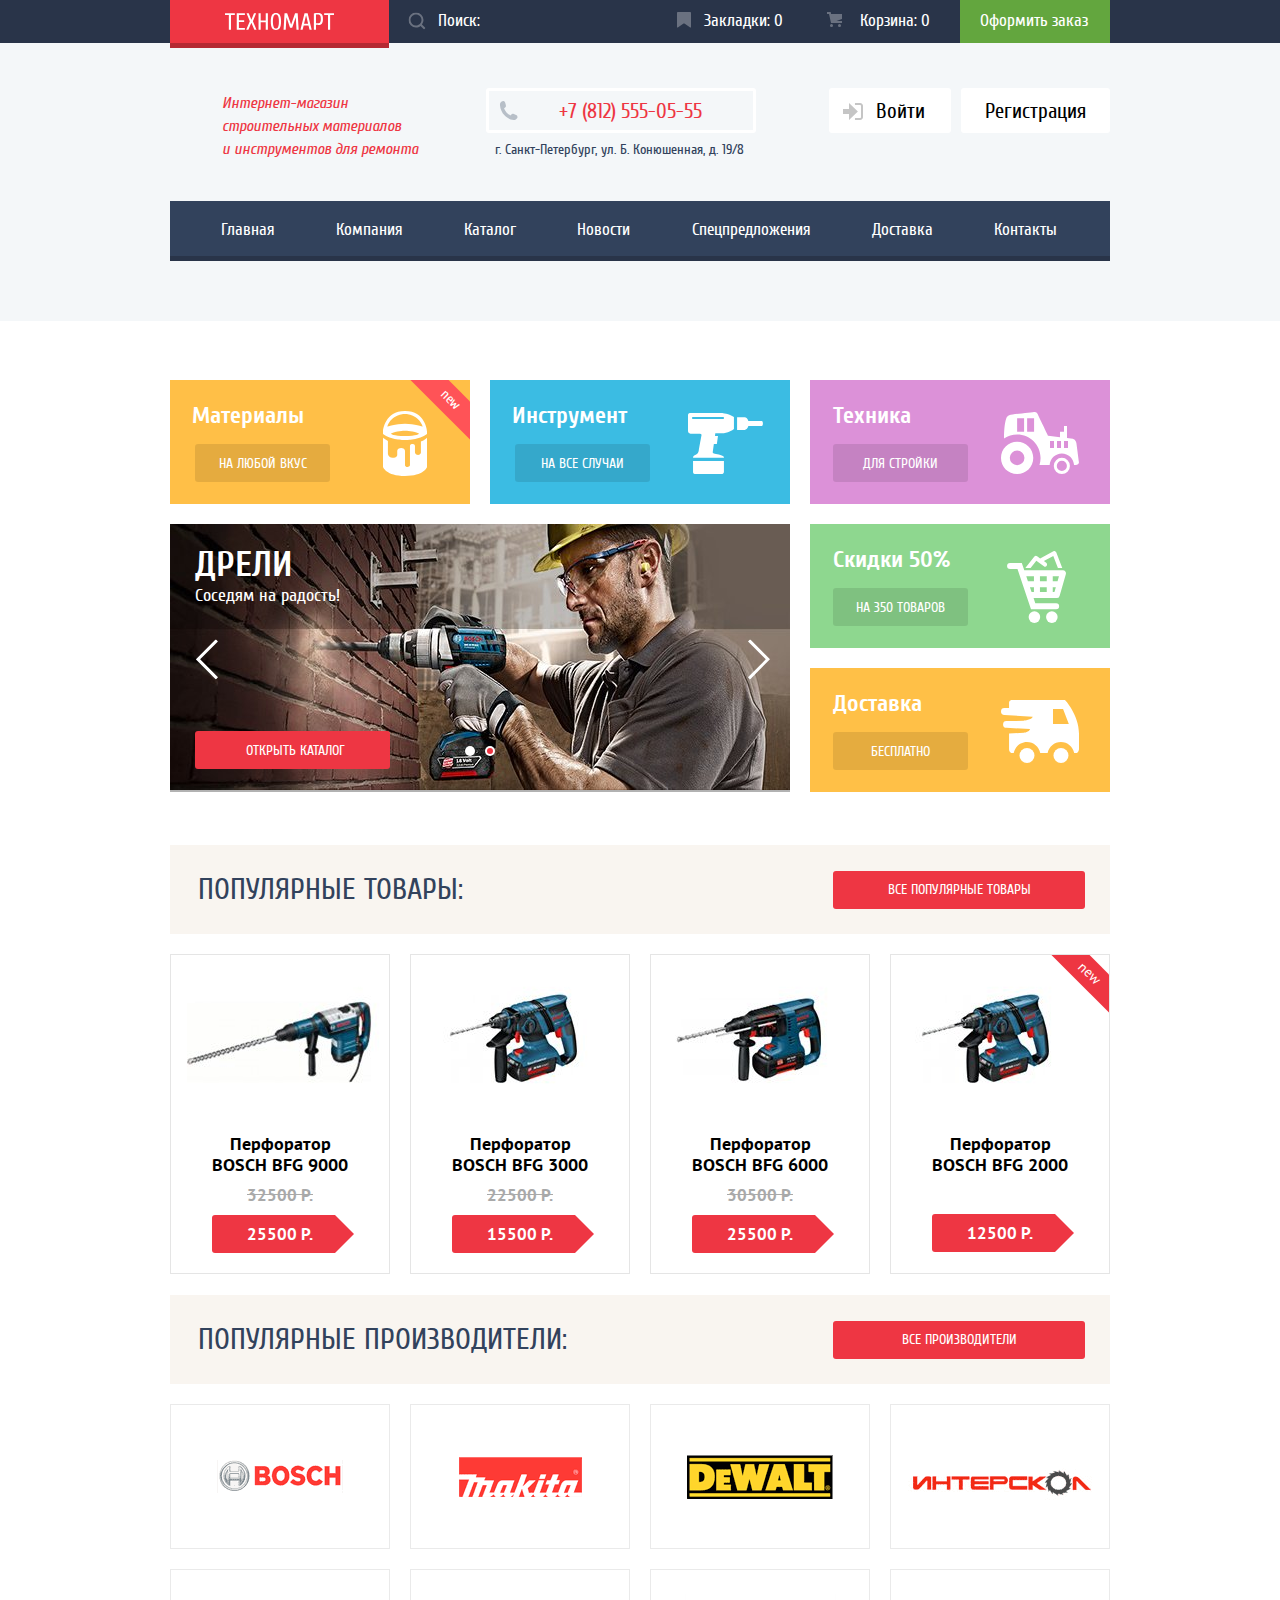
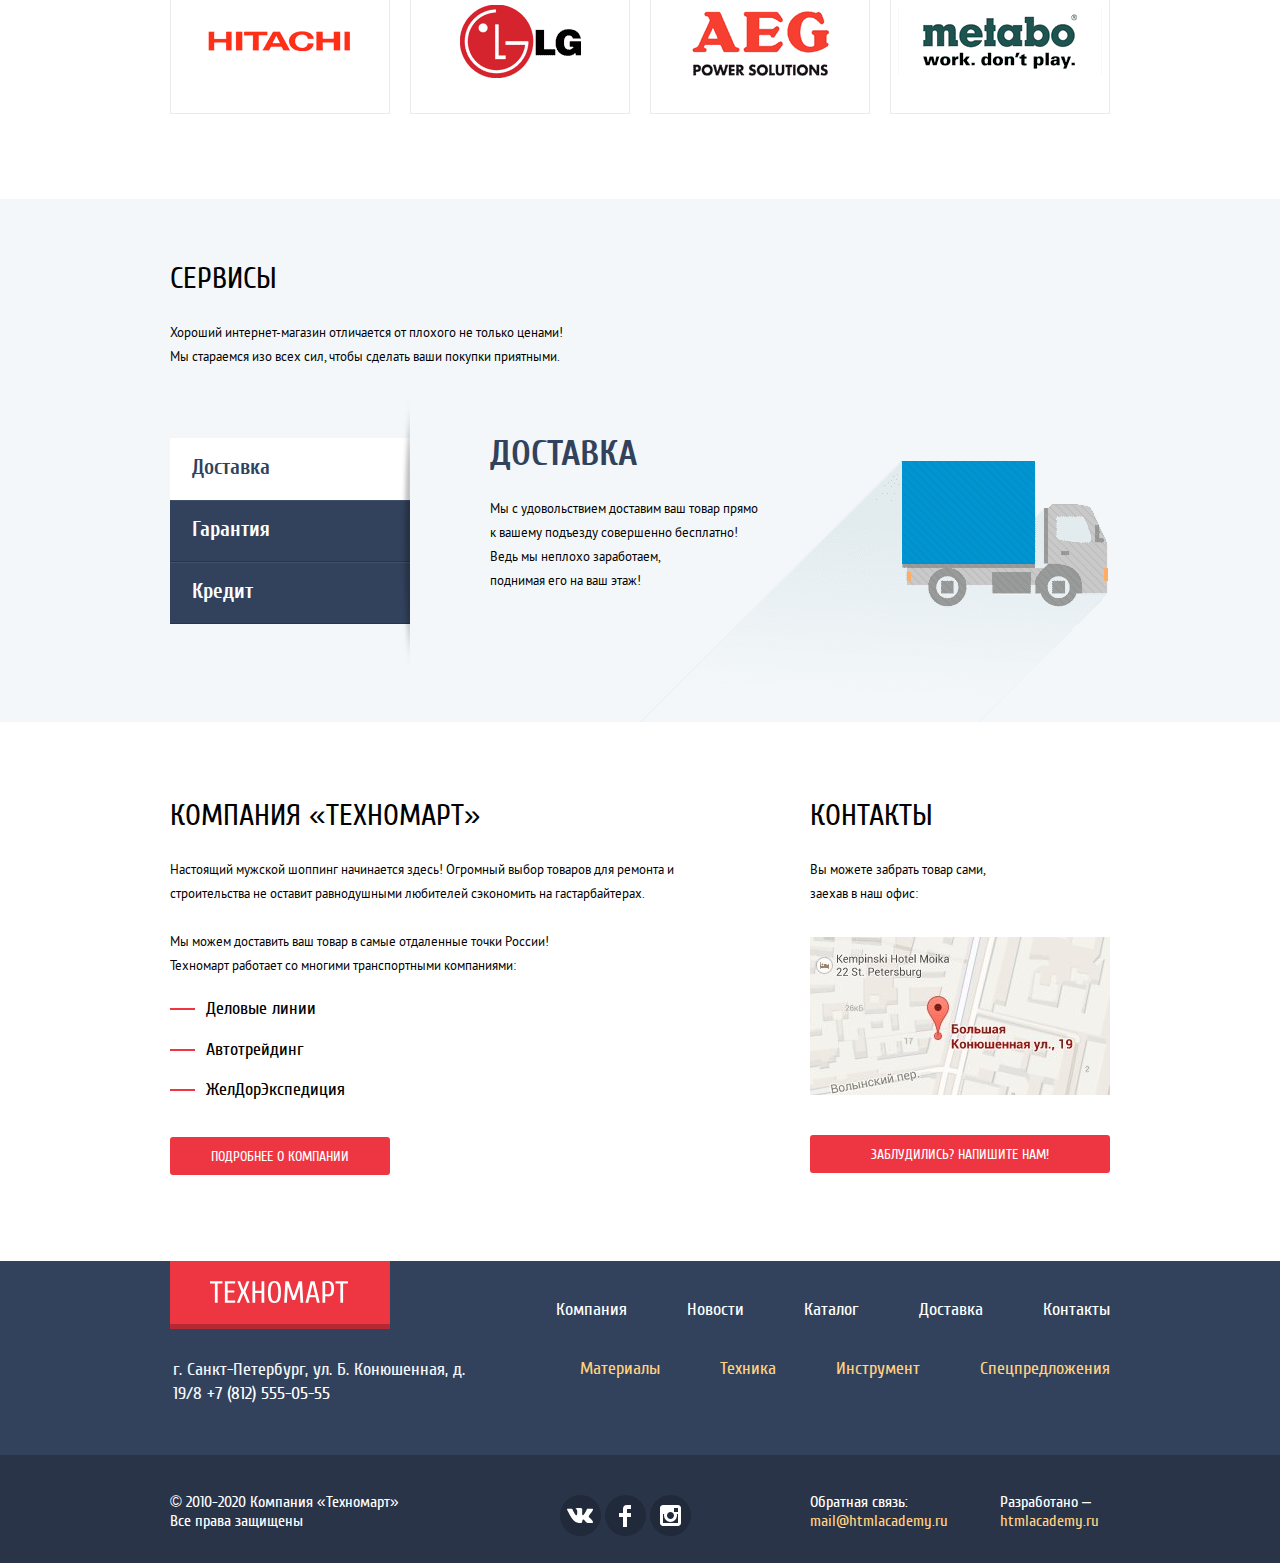
<file: index.html>
<!DOCTYPE html>
<html lang="ru">
  <head>
    <meta charset="utf-8">
    <title>HTML Academy: Техномарт</title>
    <link rel="stylesheet" href="css/normalize.css">
    <link rel="stylesheet" href="css/style.min.css">
  </head>
  <body>
    <header class="main-header">
      <div class="main-header__container main-header__container--top">
        <div class="container">
          <a class="main-header__logo">
            <img src="img/logo-technomart.svg" width="109" height="19" alt="Логотип интернет-магазина Техномарт">
          </a>
          <form class="main-header__search-form form form--search" method="post" action="https://echo.htmlacademy.ru">
            <label class="visually-hidden" for="search-field">Поиск по сайту</label>
            <input id="search-field" type="text" name="search-field" placeholder="Поиск:">
            <button class="form__button button button--search" type="submit" aria-label="Найти">
              <svg xmlns="http://www.w3.org/2000/svg" width="17" height="17" viewBox="0 0 17 17">
                <path fill="#ffffff" d="M17 15.586l-3.542-3.542A7.465 7.465 0 0 0 15 7.5 7.5 7.5 0 1 0 7.5 15c1.71 0 3.282-.579 4.544-1.542L15.586 17 17 15.586zM2 7.5C2 4.467 4.467 2 7.5 2 10.532 2 13 4.467 13 7.5c0 3.032-2.468 5.5-5.5 5.5A5.506 5.506 0 0 1 2 7.5z"/>
              </svg>
            </button>
          </form>
          <div class="main-header__user-navigation">
            <a class="main-header__block main-header__block--bookmarks" href="">
              Закладки: <span>0</span>
              <svg xmlns="http://www.w3.org/2000/svg" width="14" height="16" viewBox="0 0 14 16">
                <path fill="#ffffff" d="M14 15c0 .55-.368.741-.818.426l-5.363-3.765c-.45-.315-1.187-.315-1.637 0L.818 15.426C.368 15.741 0 15.55 0 15V1c0-.55.45-1 1-1h12c.55 0 1 .45 1 1v14z"/>
              </svg>
            </a>
            <a class="main-header__block main-header__block--basket" href="">
              Корзина: <span>0</span>
              <svg xmlns="http://www.w3.org/2000/svg" width="15" height="15" viewBox="0 0 15 15">
                <circle fill="#ffffff" cx="4.5" cy="13.5" r="1.5"/>
                <circle fill="#ffffff" cx="12.5" cy="13.5" r="1.5"/>
                <path fill="#ffffff" d="M15 2H4.07l-.422-2H0v2h2.031l1.985 9H15V9H9.441L15 6.951z"/>
              </svg>
            </a>
            <a class="main-header__block main-header__block--checkout" href="">Оформить заказ</a>
          </div>
        </div>
      </div>

      <div class="main-header__container main-header__container--bottom">
        <div class="container">
          <div class="main-header__content">
            <p class="main-header__text">
              Интернет-магазин строительных материалов и&nbsp;инструментов для ремонта
            </p>
            <p class="main-header__contacts">
              <a class="main-header__phone button button--phone" href="tel:+78125550555">
                +7 (812) 555-05-55
                <svg xmlns="http://www.w3.org/2000/svg" width="19" height="19" viewBox="0 0 19 19">
                  <path fill="#B7BFC8" d="M15.572 18.985h-.941c-4.129-.488-7.157-2.408-9.359-4.864C3.062 11.66 1.318 8.492.978 4.228V3.084c.078-.774.459-1.304.898-1.757C2.425.766 3.25.044 4.002.019c.554-.018 1.5.38 1.879.899.329.446.504 1.339.656 2.003.154.671.505 1.643.408 2.289-.148 1.007-1.487 1.434-1.879 2.166 1.307 3.135 3.443 5.439 6.293 7.031.715-.392 1.346-1.572 2.332-1.595.359-.009.818.178 1.184.286.402.121.75.275 1.104.408.596.224 1.648.521 2.004 1.021.365.513.57 1.356.49 1.879-.164 1.041-1.879 2.197-2.901 2.579z"/>
                </svg>
              </a>
              <span>г. Санкт-Петербург, ул. Б. Конюшенная, д. 19/8</span>
            </p>
            <div class="main-header__authentication">
              <a class="main-header__button button button--white button--login" href="">
                Войти
                <svg xmlns="http://www.w3.org/2000/svg" width="20" height="17" viewBox="0 0 20 17">
                  <path fill="#c5c5c5" d="M14.875 8.5L6 0v6H0v5h6v6z"/>
                  <path fill="#c5c5c5" d="M16.986 15.01h-5.027V17h5.027c2.178 0 3.004-1.81 3.029-3.026V3.028C19.99 1.811 19.164 0 16.986 0h-5.027v1.99h5.027c.839 0 .992.681 1.01 1.057v10.904c-.017.376-.171 1.059-1.01 1.059z"/>
                </svg>
              </a>
              <a class="main-header__button button button--white button--registration" href="">Регистрация</a>
            </div>
          </div>
          <nav class="main-header__navigation navigation navigation--header">
            <ul class="navigation__list">
              <li class="navigation__item"><a href="index.html">Главная</a></li>
              <li class="navigation__item"><a href="">Компания</a></li>
              <li class="navigation__item"><a href="catalog.html">Каталог</a></li>
              <li class="navigation__item"><a href="">Новости</a></li>
              <li class="navigation__item"><a href="">Спецпредложения</a></li>
              <li class="navigation__item"><a href="">Доставка</a></li>
              <li class="navigation__item"><a href="">Контакты</a></li>
            </ul>
          </nav>
        </div>
      </div>
    </header>

    <main class="main-page">
      <div class="container">
        <h1 class="visually-hidden">Интернет-магазин Техномарт</h1>

        <section class="advantages">
          <h2 class="visually-hidden">Наши преймущества</h2>
          <ul class="advantages__list">
            <li class="advantages__item advantages__item--materials advantages__item--motivator">
              <span class="advantages__text">Материалы</span>
              <div class="advantages__image">
                <svg xmlns="http://www.w3.org/2000/svg" width="44" height="65" viewBox="0 0 44 65">
                  <g fill="#FFF">
                    <path d="M37.91 30.438v10.869s.105 2.735-2.825 2.735c-3.069 0-3.125-2.735-3.125-2.735v-6.416c0-.24-.336-1.909-2.319-1.909-2.625 0-2.67 1.877-2.67 1.877V54.08s.029 1.863-2.464 1.863C22 55.943 22 53.96 22 53.96V40.016s0-2.945-3.805-2.945c-4.054 0-3.967 3.125-3.967 3.125v3.728s-.121 2.945-4.688 2.945-4.628-4.509-4.628-4.509V29.938C3.168 28.976 0 26.671 0 26.671v29.332S2.988 65 22 65s22-8.695 22-8.695V26.671c-2.938 2.829-6.09 3.767-6.09 3.767z"/>
                    <path d="M22 0C1.688 0 0 19.875 0 19.875v3.062C8.438 29.188 22 29 22 29s13.562.188 22-6.062v-3.062C44 19.875 42.312 0 22 0zm0 25c-11.75 0-14.312-2.375-14.312-2.375C13.938 19.75 22 19.875 22 19.875s8.062-.125 14.312 2.75c0 0-2.562 2.375-14.312 2.375zm0-12.375c-9.562 0-17.688 2.938-17.688 2.938C8.875 2.625 22 3.062 22 3.062s13.125-.438 17.688 12.5c0 0-8.126-2.937-17.688-2.937z"/>
                  </g>
                </svg>
              </div>
              <a class="advantages__button button button--advantage" href="">На любой вкус</a>
            </li>

            <li class="advantages__item advantages__item--tool">
              <span class="advantages__text">Инструмент</span>
              <div class="advantages__image">
                <svg xmlns="http://www.w3.org/2000/svg" width="75" height="61" viewBox="0 0 75 61">
                  <g fill="#FFF">
                    <path d="M5.039 58.949S5.039 61 6.907 61h27.02s2.001-.184 2.001-1.984V47.942H5.039v11.007zM73.875 8.016H60.387c-.621-2.287-2.071-3.891-3.762-3.891h-7.542v12.75h7.542c1.69 0 3.141-1.604 3.762-3.891h13.488c.575 0 1.042-1.112 1.042-2.484s-.467-2.484-1.042-2.484zM2.103 0C.167 0 0 2.041 0 2.041v15.812c0 2.936 2.903 3.002 2.903 3.002h9.007c1.935 0 1.601 1.334 1.601 1.334s-2.469 13.01-2.735 15.211c-.267 2.203-1.868 3.604-1.868 3.604s-2.135 1.201-3.002 1.668-.867 2.201-.867 2.201h30.889v-.734c0-1.467-6.472-3.135-9.073-3.402-2.602-.266-2.068-2.002-2.068-2.002l1.067-7.805h3.002l1.134-7.873h-3.002l.331-2.737 8.609-.131c5.805-.601 10.008-4.07 10.008-4.07V4.109C41.333.84 33.993 0 33.993 0H2.103zM36 4.938v.031c0 .55-.45 1-1 1H5.031c-.55 0-1-.45-1-1v-.031c0-.55.45-1 1-1H35c.55 0 1 .45 1 1z"/>
                  </g>
                </svg>
              </div>
              <a class="advantages__button button button--advantage" href="">На все случаи</a>
            </li>

            <li class="advantages__item advantages__item--equipment">
              <span class="advantages__text">Техника</span>
              <div class="advantages__image">
                <svg xmlns="http://www.w3.org/2000/svg" width="78" height="62" viewBox="0 0 78 62">
                  <g fill="#FFF">
                    <path d="M16.125 29.749C7.22 29.749 0 36.968 0 45.875 0 54.78 7.22 62 16.125 62S32.25 54.78 32.25 45.875c.001-8.907-7.219-16.126-16.125-16.126zm0 23.433a7.306 7.306 0 0 1-7.307-7.307 7.307 7.307 0 1 1 14.614 0 7.306 7.306 0 0 1-7.307 7.307zM60.854 45.874a8.062 8.062 0 0 0-8.062 8.062 8.062 8.062 0 1 0 16.124 0 8.06 8.06 0 0 0-8.062-8.062zm0 13.126a5.063 5.063 0 1 1 .002-10.126A5.063 5.063 0 0 1 60.854 59z"/>
                    <path d="M77.898 49.727s-2.023-15.102-2.461-18.414c-.547-4.141-3.625-4.688-3.625-4.688L66 25.946V14h-3v5.833h-4v5.295L47.188 23.75S37.438 3.688 36.626 1.875 33.5 0 33.5 0 11.125 2.375 8.75 3 5.312 6.167 5.312 6.167c-2.308 6.37-2.311 17.296-2.266 20.255a23.328 23.328 0 0 1 13.079-3.986c12.944 0 23.438 10.493 23.438 23.439 0 2.438-.373 4.789-1.064 7h10.164c.39-6.402 5.69-11.479 12.191-11.479s11.802 5.077 12.191 11.479H75c3.641 0 2.898-3.148 2.898-3.148zM23.083 19.833h-6.958V6.167h6.958v13.666zm10 0h-6.958V6.167h6.958v13.666zM53.016 36H49v-7h4.016v7zm7 0H56v-7h4.016v7zm7 0H63v-7h4.016v7z"/>
                  </g>
                </svg>
              </div>
              <a class="advantages__button button button--advantage" href="">Для стройки</a>
            </li>

            <li class="advantages__item main-slider">
              <ul class="main-slider__list">
                <li class="main-slider__item main-slider__item--first main-slider__item--current">
                  <img src="img/slide-image1.jpg" width="620" height="266" alt="Дрели">
                  <p class="main-slider__text main-slider__text--type">Дрели</p>
                  <p class="main-slider__text main-slider__text--tagline">Соседям на радость!</p>
                  <a class="main-slider__button button button--main" href="catalog.html">Открыть каталог</a>
                </li>

                <li class="main-slider__item main-slider__item--second">
                  <img src="img/slide-image2.jpg" width="620" height="266" alt="Перфораторы">
                  <p class="main-slider__text main-slider__text--type">Перфораторы</p>
                  <p class="main-slider__text main-slider__text--tagline">Настоящие мужские игрушки</p>
                  <a class="main-slider__button button button--main" href="catalog.html">Открыть каталог</a>
                </li>
              </ul>

              <button type="button" class="main-slider__nav-button button button--slide--left"
                      aria-label="Следующий слайд">
                <svg xmlns="http://www.w3.org/2000/svg" width="22" height="40" viewBox="0 0 22 40">
                  <path fill="#FFF" d="M19.83-.035l2.089 2.099L4.13 19.947l17.847 17.939-2.09 2.099L-.048 19.947z"/>
                </svg>
              </button>
              <button type="button" class="main-slider__nav-button button button--slide--right"
                      aria-label="Предидущий слайд">
                <svg xmlns="http://www.w3.org/2000/svg" width="22" height="40" viewBox="0 0 22 40">
                  <path fill="#FFF" d="M2.098-.035L.009 2.064l17.789 17.883L-.048 37.886l2.089 2.099 19.935-20.038z"/>
                </svg>
              </button>
              <div class="main-slider__bullets">
                <button type="button" class="button button--bullet button--bullet--first button--bullet--current"
                        aria-label="Первый слайд"></button>
                <button type="button" class="button button--bullet button--bullet--second"
                        aria-label="Второй слайд"></button>
              </div>
            </li>

            <li class="advantages__item-container">
              <div class="advantages__item advantages__item--discounts">
                <span class="advantages__text">Скидки 50%</span>
                <div class="advantages__image">
                  <svg xmlns="http://www.w3.org/2000/svg" width="59" height="72" viewBox="0 0 59 72">
                    <g fill="#FFF">
                      <path d="M58.34 20.545a2.997 2.997 0 0 0-2.396-1.195h-38.67l-2.475-7.385H3.058a3 3 0 1 0 0 6h7.424l13.5 40.285h25.159a3 3 0 1 0 0-6H28.299l-1.726-5.149h23.12a3.001 3.001 0 0 0 2.884-2.172l6.25-21.75a3.005 3.005 0 0 0-.487-2.634zm-7.781 9.681h-4.81V25.35h6.211l-1.401 4.876zm-17.617 0V25.35h6.807v4.875h-6.807zm6.807 6v4.875h-6.807v-4.875h6.807zM26.942 25.35v4.875h-6.023l-1.634-4.875h7.657zm-4.013 10.876h4.013v4.875h-2.379l-1.634-4.875zm22.82 4.875v-4.875h3.086l-1.401 4.875h-1.685z"/>
                      <circle cx="27.406" cy="66.094" r="5.781"/>
                      <circle cx="44.844" cy="66.094" r="5.781"/>
                      <path d="M29.335 9.699l7.547 5.492a1.986 1.986 0 0 0 2.818-.494c.646-.936.43-2.232-.48-2.895l-2.373-1.726 9.436-5.09L50.911 17h4.347L49.214 1.309A2.051 2.051 0 0 0 48.037.126a1.97 1.97 0 0 0-1.643.109L33.146 7.382l-3.022-2.199a1.986 1.986 0 0 0-2.742.39l-8.481 10.798a2.176 2.176 0 0 0-.405.628h5.106l5.733-7.3z"/>
                    </g>
                  </svg>
                </div>
                <a class="advantages__button button button--advantage" href="">На 350 товаров</a>
              </div>
              <div class="advantages__item advantages__item--delivery">
                <span class="advantages__text">Доставка</span>
                <div class="advantages__image">
                  <svg xmlns="http://www.w3.org/2000/svg" xmlns:xlink="http://www.w3.org/1999/xlink" width="78" height="63" viewBox="0 0 78 63">
                    <g fill="#FFF">
                      <circle cx="25.983" cy="55.5" r="7.5"/>
                      <circle cx="59.982" cy="55.5" r="7.5"/>
                      <path d="M64 0H11.062c-3.188 0-3 3.125-3 3.125V8H3.469a3.469 3.469 0 1 0 0 6.938l28.085 1.84.196.043c-.761 3.197-8.938 3.805-8.938 3.805l-8.31.428H5.446a3.375 3.375 0 1 0 0 6.75l23.656 1.254c-.807 3.153-6.29 3.756-6.29 3.756l-14.751.76v15.615c0 3.188 2.564 3.812 2.564 3.812h2.099c1.173-6.261 6.659-11 13.259-11s12.085 4.739 13.259 11h7.404c1.174-6.261 6.66-11 13.26-11 6.601 0 12.086 4.739 13.26 11h1.709C77.812 53 78 48.938 78 48.938v-15.25C78 14.812 64 0 64 0zM52 23.938v-15h10.062l5.75 15H52z"/>
                    </g>
                  </svg>
                </div>
                <a class="advantages__button button button--advantage" href="">Бесплатно</a>
              </div>
            </li>
          </ul>
        </section>

        <section class="popular-goods">
          <header class="popular-goods__header main-section-header">
            <h2 class="main-section-header__title">Популярные товары:</h2>
            <a class="main-section-header__button button button--main" href="">Все популярные товары</a>
          </header>
          <ul class="popular-goods__list">
            <li class="popular-goods__item catalog-item">
              <img class="catalog-item__image" src="img/item-image1.jpg" width="218" height="170"
                   alt="Перфоратор Bosch bfg 9000">
              <a class="catalog-item__title" href="">
                <h3>Перфоратор <span>Bosch bfg 9000</span></h3>
              </a>
              <div class="catalog-item__button-block">
                <a class="catalog-item__button button button--item--filled" href="addToCartForm.html">
                  Купить
                  <svg xmlns="http://www.w3.org/2000/svg" width="15" height="15" viewBox="0 0 15 15">
                    <circle fill="#ffffff" cx="4.5" cy="13.5" r="1.5"/>
                    <circle fill="#ffffff" cx="12.5" cy="13.5" r="1.5"/>
                    <path fill="#ffffff" d="M15 2H4.07l-.422-2H0v2h2.031l1.985 9H15V9H9.441L15 6.951z"/>
                  </svg>
                </a>
                <a class="catalog-item__button button button--item--no-filled" href="">В закладки</a>
              </div>
              <p class="catalog-item__price">
                <del>32500 Р.</del>
                <span>25500 P.</span>
              </p>
            </li>

            <li class="popular-goods__item catalog-item">
              <img class="catalog-item__image" src="img/item-image2.jpg" width="218" height="170"
                   alt="Перфоратор Bosch bfg 3000">
              <a class="catalog-item__title" href="">
                <h3>Перфоратор <span>Bosch bfg 3000</span></h3>
              </a>
              <div class="catalog-item__button-block">
                <a class="catalog-item__button button button--item--filled" href="addToCartForm.html">
                  Купить
                  <svg xmlns="http://www.w3.org/2000/svg" width="15" height="15" viewBox="0 0 15 15">
                    <circle fill="#ffffff" cx="4.5" cy="13.5" r="1.5"/>
                    <circle fill="#ffffff" cx="12.5" cy="13.5" r="1.5"/>
                    <path fill="#ffffff" d="M15 2H4.07l-.422-2H0v2h2.031l1.985 9H15V9H9.441L15 6.951z"/>
                  </svg>
                </a>
                <a class="catalog-item__button button button--item--no-filled" href="">В закладки</a>
              </div>
              <p class="catalog-item__price">
                <del>22500 Р.</del>
                <span>15500 P.</span>
              </p>
            </li>

            <li class="popular-goods__item catalog-item">
              <img class="catalog-item__image" src="img/item-image3.jpg" width="218" height="170"
                   alt="Перфоратор Bosch bfg 6000">
              <a class="catalog-item__title" href="">
                <h3>Перфоратор <span>Bosch bfg 6000</span></h3>
              </a>
              <div class="catalog-item__button-block">
                <a class="catalog-item__button button button--item--filled" href="addToCartForm.html">
                  Купить
                  <svg xmlns="http://www.w3.org/2000/svg" width="15" height="15" viewBox="0 0 15 15">
                    <circle fill="#ffffff" cx="4.5" cy="13.5" r="1.5"/>
                    <circle fill="#ffffff" cx="12.5" cy="13.5" r="1.5"/>
                    <path fill="#ffffff" d="M15 2H4.07l-.422-2H0v2h2.031l1.985 9H15V9H9.441L15 6.951z"/>
                  </svg>
                </a>
                <a class="catalog-item__button button button--item--no-filled" href="">В закладки</a>
              </div>
              <p class="catalog-item__price">
                <del>30500 Р.</del>
                <span>25500 P.</span>
              </p>
            </li>

            <li class="popular-goods__item catalog-item catalog-item--new">
              <img class="catalog-item__image" src="img/item-image4.jpg" width="218" height="170"
                   alt="Перфоратор Bosch bfg 2000">
              <a class="catalog-item__title" href="">
                <h3>Перфоратор <span>Bosch bfg 2000</span></h3>
              </a>
              <div class="catalog-item__button-block">
                <a class="catalog-item__button button button--item--filled" href="addToCartForm.html">
                  Купить
                  <svg xmlns="http://www.w3.org/2000/svg" width="15" height="15" viewBox="0 0 15 15">
                    <circle fill="#ffffff" cx="4.5" cy="13.5" r="1.5"/>
                    <circle fill="#ffffff" cx="12.5" cy="13.5" r="1.5"/>
                    <path fill="#ffffff" d="M15 2H4.07l-.422-2H0v2h2.031l1.985 9H15V9H9.441L15 6.951z"/>
                  </svg>
                </a>
                <a class="catalog-item__button button button--item--no-filled" href="">В закладки</a>
              </div>
              <p class="catalog-item__price catalog-item__price--no-discount">
                <span>12500 P.</span>
              </p>
            </li>
          </ul>
        </section>

        <section class="popular-producers">
          <header class="popular-producers__header main-section-header">
            <h2 class="main-section-header__title">Популярные производители:</h2>
            <a class="main-section-header__button button button--main" href="">Все производители</a>
          </header>

          <ul class="popular-producers__list">
            <li class="popular-producers__item">
              <a href="">
                <img src="img/bosch.png" width="126" height="37" alt="Bosch">
              </a>
            </li>

            <li class="popular-producers__item">
              <a href="">
                <img src="img/makita.png" width="123" height="40" alt="Makita">
              </a>
            </li>

            <li class="popular-producers__item">
              <a href="">
                <img src="img/de-walt.png" width="146" height="44" alt="DeWalt">
              </a>
            </li>

            <li class="popular-producers__item">
              <a href="">
                <img src="img/interskol.png" width="200" height="88" alt="Интерскол">
              </a>
            </li>

            <li class="popular-producers__item">
              <a href="">
                <img src="img/hitachi.png" width="169" height="31" alt="Hitachi">
              </a>
            </li>

            <li class="popular-producers__item">
              <a href="">
                <img src="img/lg.png" width="121" height="73" alt="LG">
              </a>
            </li>

            <li class="popular-producers__item">
              <a href="">
                <img src="img/aeg.png" width="151" height="96" alt="AEG">
              </a>
            </li>

            <li class="popular-producers__item">
              <a href="">
                <img src="img/metabo.png" width="204" height="69" alt="Metabo">
              </a>
            </li>
          </ul>
        </section>
      </div>

      <section class="services section section--service">
        <div class="container">
          <h2 class="section__title">Сервисы</h2>
          <p class="section__text section__text--service">
            Хороший интернет-магазин отличается от плохого не только ценами!
            Мы стараемся изо всех сил, чтобы сделать ваши покупки приятными.
          </p>
          <div class="services__container">
            <ul class="services__list">
              <li class="services__item service__item--delivery services__item--current">
                <div class="services__card service-card">
                  <h3 class="service-card__title">Доставка</h3>
                  <p class="service-card__text service-card__text--delivery">
                    Мы с удовольствием доставим ваш товар прямо к вашему подъезду совершенно бесплатно! Ведь мы неплохо
                    заработаем,<br>
                    поднимая его на ваш этаж!
                  </p>
                </div>
              </li>

              <li class="services__item service__item--warranty">
                <div class="services__card service-card">
                  <h3 class="service-card__title">Гарантия</h3>
                  <p class="service-card__text service-card__text--warranty">
                    Если купленный у нас товар поломается или заискрит,<br>
                    а также в случае пожара, спровоцированного его возгоранием, вы всегда можете быть уверены в нашей
                    гарантии. Мы обменяем сгоревший товар на новый.<br>
                    Дом уж восстановите как-нибудь сами.
                  </p>
                </div>
              </li>

              <li class="services__item service__item--credit">
                <div class="services__card service-card">
                  <h3 class="service-card__title">Кредит</h3>
                  <p class="service-card__text service-card__text--credit">
                    Залезть в долговую яму стало проще!<br>
                    Кредитные консультанты придут вам на помощь.
                  </p>
                  <a href="" class="service-card__button button button--main">Оправить заявку</a>
                </div>
              </li>
            </ul>
            <ul class="services__selector-list selector-list">
              <li class="selector-list__item selector-list__item--delivery selector-list__item--current">
                <a href="" class="selector-list__button">Доставка</a>
              </li>
              <li class="selector-list__item selector-list__item--warranty">
                <a href="" class="selector-list__button">Гарантия</a>
              </li>
              <li class="selector-list__item selector-list__item--credit">
                <a href="" class="selector-list__button">Кредит</a>
              </li>
            </ul>
          </div>
        </div>
      </section>

      <div class="container">
        <div class="container-wrapper">
          <section class="about-company section">
            <h2 class="section__title">Компания <q>Техномарт</q></h2>
            <p class="section__text">
              Настоящий мужской шоппинг начинается здесь! Огромный выбор товаров для ремонта и
              строительства не оставит равнодушными любителей сэкономить на гастарбайтерах.
            </p>
            <p class="section__text section__text--about-company">
              Мы можем доставить ваш товар в самые отдаленные точки России!
              Техномарт работает со многими транспортными компаниями:
            </p>
            <ul class="about-company__list">
              <li class="about-company__item"><a href="">Деловые линии</a></li>
              <li class="about-company__item"><a href="">Автотрейдинг</a></li>
              <li class="about-company__item"><a href="">ЖелДорЭкспедиция</a></li>
            </ul>
            <a class="about-company__button button button--main" href="">Подробнее о компании</a>
          </section>

          <section class="contacts section">
            <h2 class="section__title">Контакты</h2>
            <p class="section__text section__text--contacts">
              Вы можете забрать товар сами, заехав в наш офис:
            </p>
            <a href="img/map-big.jpg" class="contacts__map">
              <img src="img/map.jpg" width="300" height="158" alt="Местоположене магазина на карте">
            </a>
            <a class="contacts__button button button--main button--full-size" href="writeUsForm.html">Заблудились? Напишите нам!</a>
          </section>
        </div>
      </div>
    </main>

    <footer class="main-footer">
      <div class="main-footer__container main-footer__container--top">
        <div class="container">
          <div class="main-footer__content">
            <a class="main-footer__logo">
              <img src="img/logo-technomart.svg" width="138" height="23" alt="Логотип интернет-магазина Техномарт">
            </a>
            <p class="main-footer__contacts">
              <span>г. Санкт-Петербург, ул. Б. Конюшенная, д. 19/8</span>
              <a href="tel:+78125550555">+7 (812) 555-05-55</a>
            </p>
          </div>
          <nav class="main-footer__navigation navigation navigation--footer">
            <ul class="navigation__list">
              <li class="navigation__item"><a href="">Компания</a></li>
              <li class="navigation__item"><a href="">Новости</a></li>
              <li class="navigation__item"><a href="catalog.html">Каталог</a></li>
              <li class="navigation__item"><a href="">Доставка</a></li>
              <li class="navigation__item"><a href="">Контакты</a></li>
            </ul>
            <ul class="navigation__list navigation__list--goods">
              <li class="navigation__item"><a href="">Материалы</a></li>
              <li class="navigation__item"><a href="">Техника</a></li>
              <li class="navigation__item"><a href="">Инструмент</a></li>
              <li class="navigation__item"><a href="">Спецпредложения</a></li>
            </ul>
          </nav>
        </div>
      </div>

      <div class="main-footer__container main-footer__container--bottom">
        <div class="container">
          <p class="main-footer__copyright">
            <span class="main-footer__text">&copy; 2010-2020 Компания <q>Техномарт</q></span>
            <span class="main-footer__text">Все права защищены</span>
          </p>
          <div class="main-footer__social social">
            <ul class="social__list">
              <li class="social__item">
                <a class="social__button button button--social button--social--vk" href="https://vk.com/"
                   aria-label="Вконтакте">
                  <svg xmlns="http://www.w3.org/2000/svg" width="26" height="15" viewBox="0 0 26 15">
                    <path fill="#FFF" d="M16.138 11.51c.956-.309 2.18 2.04 3.483 2.939.978.681 1.727.534 1.727.534l3.473-.05s1.815-.112.957-1.554c-.071-.12-.503-1.069-2.585-3.022-2.177-2.043-1.882-1.712.739-5.244 1.597-2.153 2.236-3.468 2.036-4.028-.192-.539-1.365-.399-1.365-.399L20.69.713c-.381.001-.704.119-.851.515-.003.004-.621 1.666-1.445 3.079-1.741 2.989-2.436 3.148-2.724 2.961-.661-.433-.494-1.737-.494-2.664 0-2.897.432-4.105-.846-4.417-.427-.104-.739-.172-1.828-.182-1.392-.021-2.574 0-3.244.329-.445.223-.786.712-.579.74.26.035.843.16 1.155.586.401.552.389 1.789.389 1.789s.229 3.411-.54 3.834c-.528.29-1.25-.302-2.803-3.016-.793-1.388-1.392-2.922-1.392-2.922s-.116-.285-.326-.441c-.25-.185-.6-.244-.6-.244L.848.684S.29.7.085.946c-.182.218-.015.668-.015.668s2.909 6.881 6.203 10.347c3.02 3.182 6.452 2.971 6.452 2.971h1.555s.469-.054.709-.312c.224-.24.214-.691.214-.691s-.031-2.109.935-2.419z"/>
                  </svg>
                </a>
              </li>
              <li class="social__item">
                <a class="social__button button button--social button--social--facebook" href="https://facebook.com/"
                   aria-label="Фейсбук">
                  <svg xmlns="http://www.w3.org/2000/svg" width="12" height="22" viewBox="0 0 12 22">
                    <path fill="#FFF" d="M12 4V0H8a4 4 0 0 0-4 4v4H0v4h4v10h4V12h4V8H8V4h4z"/>
                  </svg>
                </a>
              </li>
              <li class="social__item">
                <a class="social__button button button--social button--social--inst" href="https://instagram.com/"
                   aria-label="Инстаграм">
                  <svg xmlns="http://www.w3.org/2000/svg" width="21" height="21" viewBox="0 0 21 21">
                    <path fill="#FFF" d="M18 0H3C1.35 0 0 1.35 0 3v15c0 1.65 1.35 3 3 3h15c1.65 0 3-1.35 3-3V3c0-1.65-1.35-3-3-3zm-7.5 7c1.93 0 3.5 1.57 3.5 3.5S12.43 14 10.5 14 7 12.43 7 10.5 8.57 7 10.5 7zM18 18H3V9h1.181A6.504 6.504 0 0 0 4 10.5a6.5 6.5 0 1 0 13 0 6.45 6.45 0 0 0-.181-1.5H18v9zm0-11h-4V3h4v4z"/>
                  </svg>
                </a>
              </li>
            </ul>
          </div>
          <div class="main-footer__feedback">
            <p class="main-footer__block main-footer__block--feedback">
              <span class="main-footer__text">Обратная связь:</span>
              <a class="main-footer__link" href="mailto:mail@htmlacademy.ru">mail@htmlacademy.ru</a>
            </p>
            <p class="main-footer__block main-footer__block--developed">
              <span class="main-footer__text">Разработано &ndash;</span>
              <a class="main-footer__link" href="https://htmlacademy.ru/intensive/htmlcss">htmlacademy.ru</a>
            </p>
          </div>
        </div>
      </div>
    </footer>

    <section class="modal modal--map">
      <h2 class="visually-hidden">Наше местоположение</h2>
      <iframe src="https://www.google.com/maps/embed?pb=!1m18!1m12!1m3!1d3997.218587316195!2d30.312790631577727!3d59.93862511774334!2m3!1f0!2f0!3f0!3m2!1i1024!2i768!4f13.1!3m3!1m2!1s0x4696310fca145cc1%3A0x42b32648d8238007!2z0JHQvtC70YzRiNCw0Y8g0JrQvtC90Y7RiNC10L3QvdCw0Y8g0YPQuy4sIDE5LzgsINCh0LDQvdC60YIt0J_QtdGC0LXRgNCx0YPRgNCzLCAxOTExODY!5e0!3m2!1sru!2sru!4v1580335393804!5m2!1sru!2sru"
              width="940" height="446" style="border:0;" allowfullscreen=""></iframe>
      <p>
        <img src="img/map-big.jpg" width="940" height="446"
             alt="Офис компании по адресу ул. Большая Конюшенная 19/8, Санкт-Петербург">
      </p>
      <button type="button" class="modal__close" aria-label="закрыть"></button>
    </section>

    <section class="modal modal--write-us">
      <h2 class="visually-hidden">Напишите нам</h2>
        <form class="form form--write-us" method="post" action="https://echo.htmlacademy.ru">
          <fieldset class="form__fieldset form__fieldset--write-us">
            <div class="container__modal">
              <div class="form__field-wrapper">
                <div class="form__field">
                  <label for="write-us-login">Ваше имя:</label>
                  <input id="write-us-login" type="text" name="login" placeholder="Имя Фамилия">
                </div>
                <div class="form__field">
                  <label for="write-us-email">Ваш e-mail:</label>
                  <input id="write-us-email" type="email" name="email" placeholder="email@example.com">
                </div>
              </div>
              <div class="form__field">
                <label for="write-us-message">Текст письма:</label>
                <textarea id="write-us-message" name="message" rows="5" placeholder="В свободной форме"></textarea>
              </div>
            </div>
          </fieldset>
          <div class="modal__footer">
            <div class="container__modal">
              <button class="modal__button button button--main button--full-size" type="submit">Отправить</button>
            </div>
          </div>
        </form>
        <button type="button" class="modal__close" aria-label="закрыть"></button>
    </section>

    <script src="js/scripts.min.js"></script>
  </body>
</html>
</file>
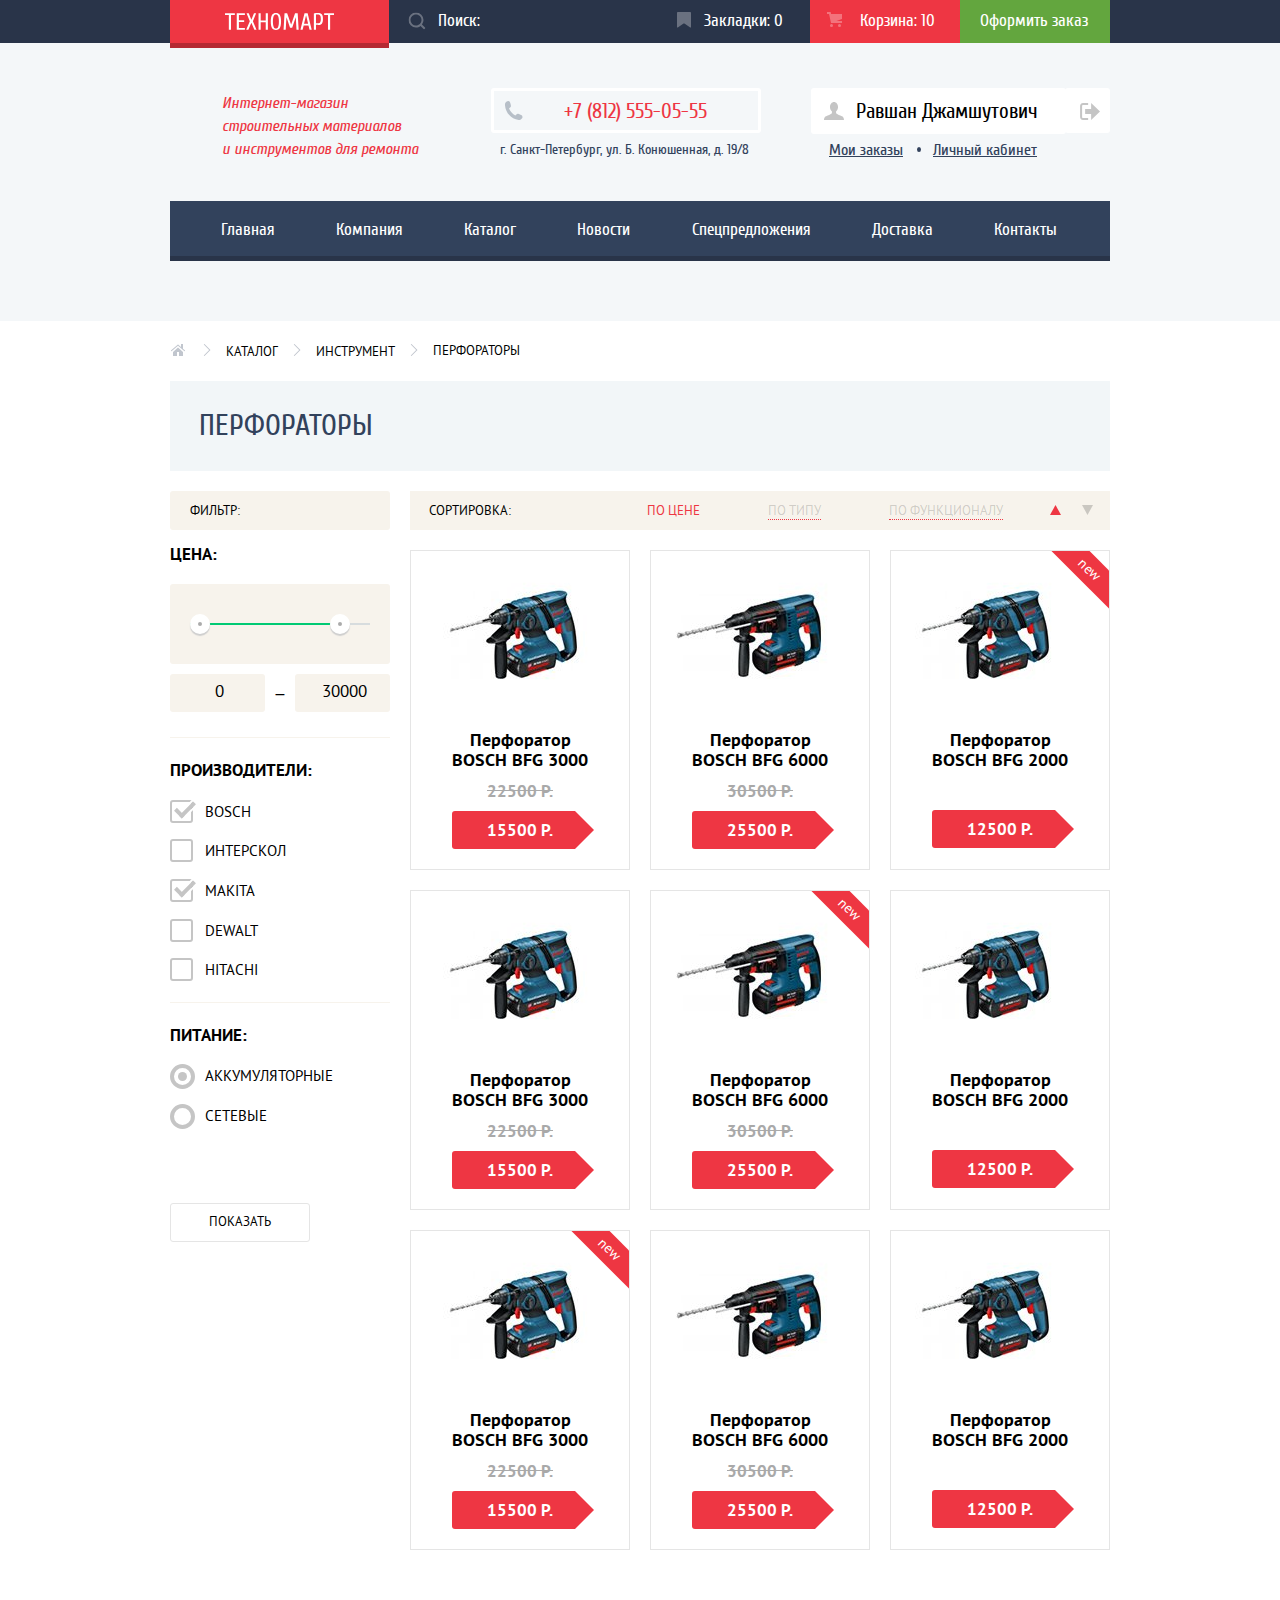
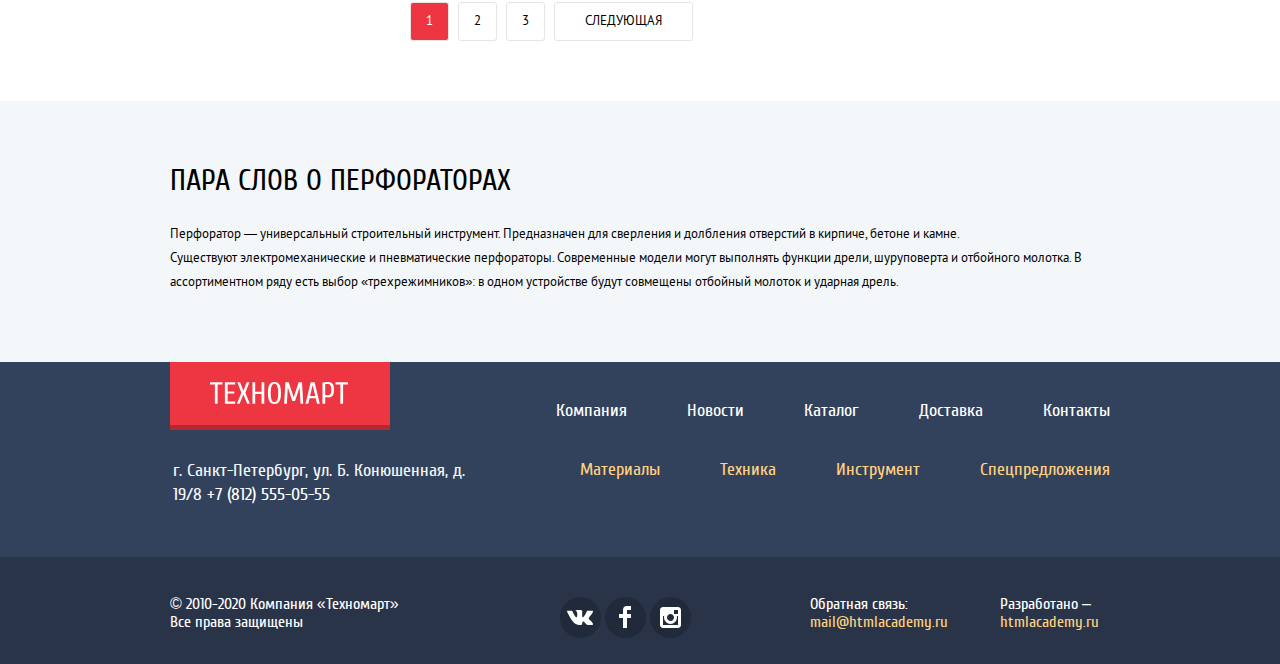
<file: catalog.html>
<!DOCTYPE html>
<html lang="ru">
  <head>
    <meta charset="utf-8">
    <title>HTML Academy: Техномарт</title>
    <link rel="stylesheet" href="css/normalize.css">
    <link rel="stylesheet" href="css/style.min.css">
  </head>
  <body>
    <header class="main-header">
      <div class="main-header__container main-header__container--top">
        <div class="container">
          <a class="main-header__logo" href="index.html">
            <img src="img/logo-technomart.svg" width="109" height="19" alt="Логотип интернет-магазина Техномарт">
          </a>
          <form class="main-header__search-form form form--search" method="post" action="https://echo.htmlacademy.ru">
            <label class="visually-hidden" for="search-field">Поиск по сайту</label>
            <input id="search-field" type="text" name="search-field" placeholder="Поиск:">
            <button class="form__button button button--search" type="submit" aria-label="Найти">
              <svg xmlns="http://www.w3.org/2000/svg" width="17" height="17" viewBox="0 0 17 17">
                <path fill="#ffffff" d="M17 15.586l-3.542-3.542A7.465 7.465 0 0 0 15 7.5 7.5 7.5 0 1 0 7.5 15c1.71 0 3.282-.579 4.544-1.542L15.586 17 17 15.586zM2 7.5C2 4.467 4.467 2 7.5 2 10.532 2 13 4.467 13 7.5c0 3.032-2.468 5.5-5.5 5.5A5.506 5.506 0 0 1 2 7.5z"/>
              </svg>
            </button>
          </form>
          <div class="main-header__user-navigation">
            <a class="main-header__block main-header__block--bookmarks" href="">
              Закладки: <span>0</span>
              <svg xmlns="http://www.w3.org/2000/svg" width="14" height="16" viewBox="0 0 14 16">
                <path fill="#ffffff" d="M14 15c0 .55-.368.741-.818.426l-5.363-3.765c-.45-.315-1.187-.315-1.637 0L.818 15.426C.368 15.741 0 15.55 0 15V1c0-.55.45-1 1-1h12c.55 0 1 .45 1 1v14z"/>
              </svg>
            </a>
            <a class="main-header__block main-header__block--basket main-header__block--not-empty" href="">
              Корзина: <span>10</span>
              <svg xmlns="http://www.w3.org/2000/svg" width="15" height="15" viewBox="0 0 15 15">
                <circle fill="#ffffff" cx="4.5" cy="13.5" r="1.5"/>
                <circle fill="#ffffff" cx="12.5" cy="13.5" r="1.5"/>
                <path fill="#ffffff" d="M15 2H4.07l-.422-2H0v2h2.031l1.985 9H15V9H9.441L15 6.951z"/>
              </svg>
            </a>
            <a class="main-header__block main-header__block--checkout" href="">Оформить заказ</a>
          </div>
        </div>
      </div>

      <div class="main-header__container main-header__container--bottom">
        <div class="container">
          <div class="main-header__content">
            <p class="main-header__text">
              Интернет-магазин строительных материалов и&nbsp;инструментов для ремонта
            </p>
            <p class="main-header__contacts main-header__contacts--inner">
              <a class="main-header__phone button button--phone" href="tel:+78125550555">
                +7 (812) 555-05-55
                <svg xmlns="http://www.w3.org/2000/svg" width="19" height="19" viewBox="0 0 19 19">
                  <path fill="#B7BFC8" d="M15.572 18.985h-.941c-4.129-.488-7.157-2.408-9.359-4.864C3.062 11.66 1.318 8.492.978 4.228V3.084c.078-.774.459-1.304.898-1.757C2.425.766 3.25.044 4.002.019c.554-.018 1.5.38 1.879.899.329.446.504 1.339.656 2.003.154.671.505 1.643.408 2.289-.148 1.007-1.487 1.434-1.879 2.166 1.307 3.135 3.443 5.439 6.293 7.031.715-.392 1.346-1.572 2.332-1.595.359-.009.818.178 1.184.286.402.121.75.275 1.104.408.596.224 1.648.521 2.004 1.021.365.513.57 1.356.49 1.879-.164 1.041-1.879 2.197-2.901 2.579z"/>
                </svg>
              </a>
              <span>г. Санкт-Петербург, ул. Б. Конюшенная, д. 19/8</span>
            </p>
            <div class="main-header__authentication main-header__authentication--logged">
              <div class="main-header__button-container">
                <a href="" class="main-header__button button button--white button--profile">
                  Равшан Джамшутович
                  <svg xmlns="http://www.w3.org/2000/svg" width="20" height="18" viewBox="0 0 20 18">
                    <path fill="#c5c5c5" d="M17.881 14.166c-2.144-.735-4.256-1.666-5.207-2.39-.657-.501-.77-1.618-.517-2.415 1.118-.903 1.864-2.477 1.864-4.278C14.021 2.276 12.221 0 10 0S5.979 2.276 5.979 5.083c0 1.801.746 3.374 1.863 4.277.253.798.141 1.915-.517 2.416-.95.724-3.063 1.654-5.207 2.39S0 18 0 18h20s.025-3.099-2.119-3.834z"/>
                  </svg>
                </a>
                <a href="" class="main-header__button button button--white button--logout"
                   aria-label="выйти из личного аккаунта">
                  <svg xmlns="http://www.w3.org/2000/svg" width="21" height="17" viewBox="0 0 21 17">
                    <g fill="#c5c5c5">
                      <path fill="#c5c5c5" d="M21 8.5L12.125 0v6h-6v5h6v6z"/>
                      <path fill="#c5c5c5" d="M3.106 13.952V3.048c.018-.376.171-1.057 1.01-1.057h5.027V0H4.116C1.938 0 1.112 1.81 1.087 3.027v10.946C1.112 15.189 1.938 17 4.116 17h5.027v-1.99H4.116c-.839 0-.992-.683-1.01-1.058z"/>
                    </g>
                  </svg>
                </a>
              </div>
              <ul class="main-header__user-menu user-menu">
                <li class="user-menu__item"><a href="">Мои заказы</a></li>
                <li class="user-menu__item"><a href="">Личный кабинет</a></li>
              </ul>
            </div>
          </div>
          <nav class="main-header__navigation navigation navigation--header">
            <ul class="navigation__list">
              <li class="navigation__item"><a href="index.html">Главная</a></li>
              <li class="navigation__item"><a href="">Компания</a></li>
              <li class="navigation__item"><a href="catalog.html">Каталог</a></li>
              <li class="navigation__item"><a href="">Новости</a></li>
              <li class="navigation__item"><a href="">Спецпредложения</a></li>
              <li class="navigation__item"><a href="">Доставка</a></li>
              <li class="navigation__item"><a href="">Контакты</a></li>
            </ul>
          </nav>
        </div>
      </div>
    </header>

    <main class="catalog-page">
      <div class="container">
        <h1 class="page-title">Перфораторы</h1>

        <section class="breadcrumbs">
          <h2 class="visually-hidden">Хлебные крошки</h2>
          <ul class="breadcrumbs__list">
            <li class="breadcrumbs__item breadcrumbs__item--home">
              <a href="index.html" aria-label="На главную">
                <svg xmlns="http://www.w3.org/2000/svg" width="15" height="12" viewBox="0 0 15 12">
                  <g fill="#C1C6CE">
                    <path d="M3 8v4h4V8h2v4h4V8L8 3.516z"/>
                    <path d="M14.831 6.365L13 4.751V0h-2v2.987L8.332.635c-.02-.017-.043-.023-.064-.037a.465.465 0 0 0-.08-.047.551.551 0 0 0-.095-.024C8.062.521 8.032.515 8 .515c-.031 0-.061.006-.092.012a.46.46 0 0 0-.095.025c-.028.011-.053.029-.08.046-.021.014-.045.02-.064.037l-6.498 5.73a.501.501 0 0 0 .33.875.497.497 0 0 0 .331-.125L8 1.677l6.169 5.438a.501.501 0 0 0 .662-.75z"/>
                  </g>
                </svg>
              </a>
            </li>
            <li class="breadcrumbs__item"><a href="catalog.html">Каталог</a></li>
            <li class="breadcrumbs__item"><a href="">Инструмент</a></li>
            <li class="breadcrumbs__item breadcrumbs__item--current">Перфораторы</li>
          </ul>
        </section>

        <div class="catalog-column__container">
          <div class="catalog-column catalog-column--left">
            <section class="filters">
              <h2 class="filters__title catalog-column__title catalog-column__title--filter">Фильтр:</h2>
              <form class="form form--filter" method="post" action="https://echo.htmlacademy.ru">

                <fieldset class="form__fieldset form__fieldset--price">
                  <legend class="form__text">Цена:</legend>
                  <div class="form__field form__field--range-control range-control">
                    <div class="range-control__scale">
                      <div class="range-control__bar"></div>
                    </div>
                    <div class="range-control__toggle range-control__toggle--min"></div>
                    <div class="range-control__toggle range-control__toggle--max"></div>
                  </div>
                  <div class="form__field form__field--range-output">
                    <label>
                      <span class="visually-hidden">Цена от</span>
                      <input type="text" name="min-price" value="0">
                    </label>
                    <div>&#8211;</div>
                    <label>
                      <span class="visually-hidden">Цена до</span>
                      <input type="text" name="max-price" value="30000">
                    </label>
                  </div>
                </fieldset>

                <fieldset class="form__fieldset form__fieldset--producer">
                  <legend class="form__text">Производители:</legend>
                  <ul class="form__fields-list">
                    <li class="form__field">
                      <input class="visually-hidden" id="filter-bosch" type="checkbox" name="bosch" checked>
                      <label for="filter-bosch">Bosch</label>
                    </li>
                    <li class="form__field">
                      <input class="visually-hidden" id="filter-interskol" type="checkbox" name="interskol">
                      <label for="filter-interskol">Интерскол</label>
                    </li>
                    <li class="form__field">
                      <input class="visually-hidden" id="filter-makita" type="checkbox" name="makita" checked>
                      <label for="filter-makita">Makita</label>
                    </li>
                    <li class="form__field">
                      <input class="visually-hidden" id="filter-dewalt" type="checkbox" name="dewalt">
                      <label for="filter-dewalt">Dewalt</label>
                    </li>
                    <li class="form__field">
                      <input class="visually-hidden" id="filter-hitachi" type="checkbox" name="hitachi">
                      <label for="filter-hitachi">Hitachi</label>
                    </li>
                  </ul>
                </fieldset>

                <fieldset class="form__fieldset form__fieldset--supply-type">
                  <legend class="form__text">Питание:</legend>
                  <ul class="form__fields-list">
                    <li class="form__field">
                      <input class="visually-hidden" id="filter-rechargeable" type="radio" name="network"
                             value="rechargeable" checked>
                      <label for="filter-rechargeable">Аккумуляторные</label>
                    </li>
                    <li class="form__field">
                      <input class="visually-hidden" id="filter-network" type="radio" name="network" value="network">
                      <label for="filter-network">Сетевые</label>
                    </li>
                  </ul>
                </fieldset>
                <button class="filters__button button button--white button--filter" type="submit">Показать</button>
              </form>
            </section>
          </div>

          <div class="catalog-column catalog-column--right">
            <section class="sorting">
              <h2 class="sorting__title catalog-column__title">Сортировка:</h2>
              <ul class="sorting__list sorting__list--with-text">
                <li class="sorting__item sorting__item--current"><a href="">По цене</a></li>
                <li class="sorting__item"><a href="">По типу</a></li>
                <li class="sorting__item"><a href="">По функционалу</a></li>
              </ul>
              <ul class="sorting__list">
                <li class="sorting__item sorting__item--current">
                  <a href="" aria-label="от меньшего к большему">
                    <svg xmlns="http://www.w3.org/2000/svg" width="11" height="10" viewBox="0 0 11 10">
                      <path fill="#231F20" d="M5.5 0L0 10h11z"/>
                    </svg>
                  </a>
                </li>
                <li class="sorting__item">
                  <a href="" aria-label="от большего к меньшему">
                    <svg xmlns="http://www.w3.org/2000/svg" width="11" height="10" viewBox="0 0 11 10">
                      <path fill="#231F20" d="M5.5 10L0 0h11"/>
                    </svg>
                  </a>
                </li>
              </ul>
            </section>

            <section class="catalog">
              <h2 class="visually-hidden">Список перфораторов</h2>
              <ul class="catalog__list">
                <li class="catalog__item catalog-item">
                  <img class="catalog-item__image"
                       src="img/item-image2.jpg" width="218" height="170" alt="Перфоратор Bosch bfg 3000">
                  <a class="catalog-item__title" href="">
                    <h3>Перфоратор <span>Bosch bfg 3000</span></h3>
                  </a>
                  <div class="catalog-item__button-block">
                    <a class="catalog-item__button button button--item--filled" href="addToCartForm.html">
                      Купить
                      <svg xmlns="http://www.w3.org/2000/svg" width="15" height="15" viewBox="0 0 15 15">
                        <circle fill="#ffffff" cx="4.5" cy="13.5" r="1.5"/>
                        <circle fill="#ffffff" cx="12.5" cy="13.5" r="1.5"/>
                        <path fill="#ffffff" d="M15 2H4.07l-.422-2H0v2h2.031l1.985 9H15V9H9.441L15 6.951z"/>
                      </svg>
                    </a>
                    <a class="catalog-item__button button button--item--no-filled" href="">В закладки</a>
                  </div>
                  <p class="catalog-item__price">
                    <del>22500 Р.</del>
                    <span>15500 P.</span>
                  </p>
                  <span class="catalog-item__motivator">New</span>
                </li>

                <li class="catalog__item catalog-item">
                  <img class="catalog-item__image"
                       src="img/item-image3.jpg" width="218" height="170" alt="Перфоратор Bosch bfg 6000">
                  <a class="catalog-item__title" href="">
                    <h3>Перфоратор <span>Bosch bfg 6000</span></h3>
                  </a>
                  <div class="catalog-item__button-block">
                    <a class="catalog-item__button button button--item--filled" href="addToCartForm.html">
                      Купить
                      <svg xmlns="http://www.w3.org/2000/svg" width="15" height="15" viewBox="0 0 15 15">
                        <circle fill="#ffffff" cx="4.5" cy="13.5" r="1.5"/>
                        <circle fill="#ffffff" cx="12.5" cy="13.5" r="1.5"/>
                        <path fill="#ffffff" d="M15 2H4.07l-.422-2H0v2h2.031l1.985 9H15V9H9.441L15 6.951z"/>
                      </svg>
                    </a>
                    <a class="catalog-item__button button button--item--no-filled" href="">В закладки</a>
                  </div>
                  <p class="catalog-item__price">
                    <del>30500 Р.</del>
                    <span>25500 P.</span>
                  </p>
                  <span class="catalog-item__motivator">New</span>
                </li>

                <li class="catalog__item catalog-item catalog-item--new">
                  <img class="catalog-item__image"
                       src="img/item-image4.jpg" width="218" height="170" alt="Перфоратор Bosch bfg 2000">
                  <a class="catalog-item__title" href="">
                    <h3>Перфоратор <span>Bosch bfg 2000</span></h3>
                  </a>
                  <div class="catalog-item__button-block">
                    <a class="catalog-item__button button button--item--filled" href="addToCartForm.html">
                      Купить
                      <svg xmlns="http://www.w3.org/2000/svg" width="15" height="15" viewBox="0 0 15 15">
                        <circle fill="#ffffff" cx="4.5" cy="13.5" r="1.5"/>
                        <circle fill="#ffffff" cx="12.5" cy="13.5" r="1.5"/>
                        <path fill="#ffffff" d="M15 2H4.07l-.422-2H0v2h2.031l1.985 9H15V9H9.441L15 6.951z"/>
                      </svg>
                    </a>
                    <a class="catalog-item__button button button--item--no-filled" href="">В закладки</a>
                  </div>
                  <p class="catalog-item__price catalog-item__price--no-discount">
                    <span>12500 P.</span>
                  </p>
                  <span class="catalog-item__motivator">New</span>
                </li>

                <li class="catalog__item catalog-item">
                  <img class="catalog-item__image"
                       src="img/item-image2.jpg" width="218" height="170" alt="Перфоратор Bosch bfg 3000">
                  <a class="catalog-item__title" href="">
                    <h3>Перфоратор <span>Bosch bfg 3000</span></h3>
                  </a>
                  <div class="catalog-item__button-block">
                    <a class="catalog-item__button button button--item--filled" href="addToCartForm.html">
                      Купить
                      <svg xmlns="http://www.w3.org/2000/svg" width="15" height="15" viewBox="0 0 15 15">
                        <circle fill="#ffffff" cx="4.5" cy="13.5" r="1.5"/>
                        <circle fill="#ffffff" cx="12.5" cy="13.5" r="1.5"/>
                        <path fill="#ffffff" d="M15 2H4.07l-.422-2H0v2h2.031l1.985 9H15V9H9.441L15 6.951z"/>
                      </svg>
                    </a>
                    <a class="catalog-item__button button button--item--no-filled" href="">В закладки</a>
                  </div>
                  <p class="catalog-item__price">
                    <del>22500 Р.</del>
                    <span>15500 P.</span>
                  </p>
                  <span class="catalog-item__motivator">New</span>
                </li>

                <li class="catalog__item catalog-item catalog-item--new">
                  <img class="catalog-item__image"
                       src="img/item-image3.jpg" width="218" height="170" alt="Перфоратор Bosch bfg 6000">
                  <a class="catalog-item__title" href="">
                    <h3>Перфоратор <span>Bosch bfg 6000</span></h3>
                  </a>
                  <div class="catalog-item__button-block">
                    <a class="catalog-item__button button button--item--filled" href="addToCartForm.html">
                      Купить
                      <svg xmlns="http://www.w3.org/2000/svg" width="15" height="15" viewBox="0 0 15 15">
                        <circle fill="#ffffff" cx="4.5" cy="13.5" r="1.5"/>
                        <circle fill="#ffffff" cx="12.5" cy="13.5" r="1.5"/>
                        <path fill="#ffffff" d="M15 2H4.07l-.422-2H0v2h2.031l1.985 9H15V9H9.441L15 6.951z"/>
                      </svg>
                    </a>
                    <a class="catalog-item__button button button--item--no-filled" href="">В закладки</a>
                  </div>
                  <p class="catalog-item__price">
                    <del>30500 Р.</del>
                    <span>25500 P.</span>
                  </p>
                  <span class="catalog-item__motivator">New</span>
                </li>

                <li class="catalog__item catalog-item">
                  <img class="catalog-item__image"
                       src="img/item-image4.jpg" width="218" height="170" alt="Перфоратор Bosch bfg 2000">
                  <a class="catalog-item__title" href="">
                    <h3>Перфоратор <span>Bosch bfg 2000</span></h3>
                  </a>
                  <div class="catalog-item__button-block">
                    <a class="catalog-item__button button button--item--filled" href="addToCartForm.html">
                      Купить
                      <svg xmlns="http://www.w3.org/2000/svg" width="15" height="15" viewBox="0 0 15 15">
                        <circle fill="#ffffff" cx="4.5" cy="13.5" r="1.5"/>
                        <circle fill="#ffffff" cx="12.5" cy="13.5" r="1.5"/>
                        <path fill="#ffffff" d="M15 2H4.07l-.422-2H0v2h2.031l1.985 9H15V9H9.441L15 6.951z"/>
                      </svg>
                    </a>
                    <a class="catalog-item__button button button--item--no-filled" href="">В закладки</a>
                  </div>
                  <p class="catalog-item__price catalog-item__price--no-discount">
                    <span>12500 P.</span>
                  </p>
                  <span class="catalog-item__motivator">New</span>
                </li>

                <li class="catalog__item catalog-item catalog-item--new">
                  <img class="catalog-item__image"
                       src="img/item-image2.jpg" width="218" height="170" alt="Перфоратор Bosch bfg 3000">
                  <a class="catalog-item__title" href="">
                    <h3>Перфоратор <span>Bosch bfg 3000</span></h3>
                  </a>
                  <div class="catalog-item__button-block">
                    <a class="catalog-item__button button button--item--filled" href="addToCartForm.html">
                      Купить
                      <svg xmlns="http://www.w3.org/2000/svg" width="15" height="15" viewBox="0 0 15 15">
                        <circle fill="#ffffff" cx="4.5" cy="13.5" r="1.5"/>
                        <circle fill="#ffffff" cx="12.5" cy="13.5" r="1.5"/>
                        <path fill="#ffffff" d="M15 2H4.07l-.422-2H0v2h2.031l1.985 9H15V9H9.441L15 6.951z"/>
                      </svg>
                    </a>
                    <a class="catalog-item__button button button--item--no-filled" href="">В закладки</a>
                  </div>
                  <p class="catalog-item__price">
                    <del>22500 Р.</del>
                    <span>15500 P.</span>
                  </p>
                  <span class="catalog-item__motivator">New</span>
                </li>

                <li class="catalog__item catalog-item">
                  <img class="catalog-item__image"
                       src="img/item-image3.jpg" width="218" height="170" alt="Перфоратор Bosch bfg 6000">
                  <a class="catalog-item__title" href="">
                    <h3>Перфоратор <span>Bosch bfg 6000</span></h3>
                  </a>
                  <div class="catalog-item__button-block">
                    <a class="catalog-item__button button button--item--filled" href="addToCartForm.html">
                      Купить
                      <svg xmlns="http://www.w3.org/2000/svg" width="15" height="15" viewBox="0 0 15 15">
                        <circle fill="#ffffff" cx="4.5" cy="13.5" r="1.5"/>
                        <circle fill="#ffffff" cx="12.5" cy="13.5" r="1.5"/>
                        <path fill="#ffffff" d="M15 2H4.07l-.422-2H0v2h2.031l1.985 9H15V9H9.441L15 6.951z"/>
                      </svg>
                    </a>
                    <a class="catalog-item__button button button--item--no-filled" href="">В закладки</a>
                  </div>
                  <p class="catalog-item__price">
                    <del>30500 Р.</del>
                    <span>25500 P.</span>
                  </p>
                  <span class="catalog-item__motivator">New</span>
                </li>

                <li class="catalog__item catalog-item">
                  <img class="catalog-item__image"
                       src="img/item-image4.jpg" width="218" height="170" alt="Перфоратор Bosch bfg 2000">
                  <a class="catalog-item__title" href="">
                    <h3>Перфоратор <span>Bosch bfg 2000</span></h3>
                  </a>
                  <div class="catalog-item__button-block">
                    <a class="catalog-item__button button button--item--filled" href="addToCartForm.html">
                      Купить
                      <svg xmlns="http://www.w3.org/2000/svg" width="15" height="15" viewBox="0 0 15 15">
                        <circle fill="#ffffff" cx="4.5" cy="13.5" r="1.5"/>
                        <circle fill="#ffffff" cx="12.5" cy="13.5" r="1.5"/>
                        <path fill="#ffffff" d="M15 2H4.07l-.422-2H0v2h2.031l1.985 9H15V9H9.441L15 6.951z"/>
                      </svg>
                    </a>
                    <a class="catalog-item__button button button--item--no-filled" href="">В закладки</a>
                  </div>
                  <p class="catalog-item__price catalog-item__price--no-discount">
                    <span>12500 P.</span>
                  </p>
                  <span class="catalog-item__motivator">New</span>
                </li>
              </ul>

              <div class="catalog__pagination pagination">
                <ul class="pagination__list">
                  <li class="pagination__item pagination__item--current"><a href="" >1</a></li>
                  <li class="pagination__item"><a href="">2</a></li>
                  <li class="pagination__item"><a href="">3</a></li>
                  <li class="pagination__item"><a href="">Следующая</a></li>
                </ul>
              </div>
            </section>
          </div>
        </div>
      </div>

      <section class="about-product section">
        <div class="container">
          <h2 class="section__title">
            Пара слов о перфораторах
          </h2>
          <p class="section__text">
            Перфоратор — универсальный строительный инструмент. Предназначен для сверления и долбления отверстий в
            кирпиче, бетоне и камне.<br>
            Существуют электромеханические и пневматические перфораторы. Современные модели могут выполнять функции
            дрели, шуруповерта и отбойного молотка. В ассортиментном ряду есть выбор «трехрежимников»: в одном
            устройстве будут совмещены отбойный молоток и ударная дрель.
          </p>
        </div>
      </section>
    </main>

    <footer class="main-footer">
      <div class="main-footer__container main-footer__container--top">
        <div class="container">
          <div class="main-footer__content">
            <a class="main-footer__logo" href="index.html">
              <img src="img/logo-technomart.svg" width="138" height="23" alt="Логотип интернет-магазина Техномарт">
            </a>
            <p class="main-footer__contacts">
              <span>г. Санкт-Петербург, ул. Б. Конюшенная, д. 19/8</span>
              <a href="tel:+78125550555">+7 (812) 555-05-55</a>
            </p>
          </div>
          <nav class="main-footer__navigation navigation navigation--footer">
            <ul class="navigation__list">
              <li class="navigation__item"><a href="">Компания</a></li>
              <li class="navigation__item"><a href="">Новости</a></li>
              <li class="navigation__item"><a href="catalog.html">Каталог</a></li>
              <li class="navigation__item"><a href="">Доставка</a></li>
              <li class="navigation__item"><a href="">Контакты</a></li>
            </ul>
            <ul class="navigation__list navigation__list--goods">
              <li class="navigation__item"><a href="">Материалы</a></li>
              <li class="navigation__item"><a href="">Техника</a></li>
              <li class="navigation__item"><a href="">Инструмент</a></li>
              <li class="navigation__item"><a href="">Спецпредложения</a></li>
            </ul>
          </nav>
        </div>
      </div>

      <div class="main-footer__container main-footer__container--bottom">
        <div class="container">
          <p class="main-footer__copyright">
            <span class="main-footer__text">&copy; 2010-2020 Компания <q>Техномарт</q></span>
            <span class="main-footer__text">Все права защищены</span>
          </p>
          <div class="main-footer__social social">
            <ul class="social__list">
              <li class="social__item">
                <a class="social__button button button--social button--social--vk" href="https://vk.com/"
                   aria-label="Вконтакте">
                  <svg xmlns="http://www.w3.org/2000/svg" width="26" height="15" viewBox="0 0 26 15">
                    <path fill="#FFF" d="M16.138 11.51c.956-.309 2.18 2.04 3.483 2.939.978.681 1.727.534 1.727.534l3.473-.05s1.815-.112.957-1.554c-.071-.12-.503-1.069-2.585-3.022-2.177-2.043-1.882-1.712.739-5.244 1.597-2.153 2.236-3.468 2.036-4.028-.192-.539-1.365-.399-1.365-.399L20.69.713c-.381.001-.704.119-.851.515-.003.004-.621 1.666-1.445 3.079-1.741 2.989-2.436 3.148-2.724 2.961-.661-.433-.494-1.737-.494-2.664 0-2.897.432-4.105-.846-4.417-.427-.104-.739-.172-1.828-.182-1.392-.021-2.574 0-3.244.329-.445.223-.786.712-.579.74.26.035.843.16 1.155.586.401.552.389 1.789.389 1.789s.229 3.411-.54 3.834c-.528.29-1.25-.302-2.803-3.016-.793-1.388-1.392-2.922-1.392-2.922s-.116-.285-.326-.441c-.25-.185-.6-.244-.6-.244L.848.684S.29.7.085.946c-.182.218-.015.668-.015.668s2.909 6.881 6.203 10.347c3.02 3.182 6.452 2.971 6.452 2.971h1.555s.469-.054.709-.312c.224-.24.214-.691.214-.691s-.031-2.109.935-2.419z"/>
                  </svg>
                </a>
              </li>
              <li class="social__item">
                <a class="social__button button button--social button--social--facebook" href="https://facebook.com/"
                   aria-label="Фейсбук">
                  <svg xmlns="http://www.w3.org/2000/svg" width="12" height="22" viewBox="0 0 12 22">
                    <path fill="#FFF" d="M12 4V0H8a4 4 0 0 0-4 4v4H0v4h4v10h4V12h4V8H8V4h4z"/>
                  </svg>
                </a>
              </li>
              <li class="social__item">
                <a class="social__button button button--social button--social--inst" href="https://instagram.com/"
                   aria-label="Инстаграм">
                  <svg xmlns="http://www.w3.org/2000/svg" width="21" height="21" viewBox="0 0 21 21">
                    <path fill="#FFF" d="M18 0H3C1.35 0 0 1.35 0 3v15c0 1.65 1.35 3 3 3h15c1.65 0 3-1.35 3-3V3c0-1.65-1.35-3-3-3zm-7.5 7c1.93 0 3.5 1.57 3.5 3.5S12.43 14 10.5 14 7 12.43 7 10.5 8.57 7 10.5 7zM18 18H3V9h1.181A6.504 6.504 0 0 0 4 10.5a6.5 6.5 0 1 0 13 0 6.45 6.45 0 0 0-.181-1.5H18v9zm0-11h-4V3h4v4z"/>
                  </svg>
                </a>
              </li>
            </ul>
          </div>
          <div class="main-footer__feedback">
            <p class="main-footer__block main-footer__block--feedback">
              <span class="main-footer__text">Обратная связь:</span>
              <a class="main-footer__link" href="mailto:mail@htmlacademy.ru">mail@htmlacademy.ru</a>
            </p>
            <p class="main-footer__block main-footer__block--developed">
              <span class="main-footer__text">Разработано &ndash;</span>
              <a class="main-footer__link" href="https://htmlacademy.ru/intensive/htmlcss">htmlacademy.ru</a>
            </p>
          </div>
        </div>
      </div>
    </footer>

    <section class="modal modal--added-to-cart">
      <div class="container__modal">
        <h2 class="modal__title">
          Товар добавлен в корзину!
          <svg xmlns="http://www.w3.org/2000/svg" width="66" height="66" viewBox="0 0 66 66">
            <circle fill="#63A63E" cx="33" cy="33" r="33"/>
            <path fill="#FFF" d="M49.641 21.066a1.003 1.003 0 0 0-1.414 0L29.788 39.504a1.003 1.003 0 0 1-1.414 0l-8.14-8.139a1.003 1.003 0 0 0-1.414 0L15.285 34.9a1.003 1.003 0 0 0 0 1.414l13.089 13.09a1.003 1.003 0 0 0 1.414 0l3.536-3.536 1.414-1.414 18.438-18.438a1.003 1.003 0 0 0 0-1.414l-3.535-3.536z"/>
          </svg>
        </h2>
      </div>
      <div class="modal__footer">
        <div class="container__modal modal__button-wrapper">
          <a class="modal__button button button--main" href="">Оформить заказ</a>
          <a class="modal__button button button--white" href="">Продолжить покупки</a>
        </div>
      </div>
      <button type="button" class="modal__close" aria-label="закрыть"></button>
    </section>

    <script src="js/scripts.min.js"></script>
  </body>
</html>
</file>
<file: css/style.min.css>
@font-face{font-family:Cuprum;font-style:normal;font-weight:400;src:url(../fonts/cuprum.woff2) format('woff2'),url(../fonts/cuprum.woff) format('woff')}@font-face{font-family:Cuprum;font-style:italic;font-weight:400;src:url(../fonts/cuprumitalic.woff2) format('woff2'),url(../fonts/cuprumitalic.woff) format('woff')}@font-face{font-family:Cuprum;font-style:normal;font-weight:700;src:url(../fonts/cuprumbold.woff2) format('woff2'),url(../fonts/cuprumbold.woff) format('woff')}@font-face{font-family:'PT Sans';font-style:normal;font-weight:400;src:url(../fonts/ptsans.woff2) format('woff2'),url(../fonts/ptsans.woff) format('woff')}@font-face{font-family:'PT Sans';font-style:normal;font-weight:700;src:url(../fonts/ptsansbold.woff2) format('woff2'),url(../fonts/ptsansbold.woff) format('woff')}html{-webkit-box-sizing:border-box;box-sizing:border-box}*,::after,::before{-webkit-box-sizing:inherit;box-sizing:inherit}body{font-family:Cuprum,Arial,sans-serif;min-width:990px}a{text-decoration:none}img{max-width:100%;height:auto}.container{margin:0 auto;width:960px;padding-left:10px;padding-right:10px}.container__modal{margin:0 auto;width:460px}.container__modal input:hover,.container__modal textarea:hover{border:solid 2px #b5b5b5}.container__modal input:focus,.container__modal textarea:focus{border:solid 2px #ee3643}.container-wrapper{display:-webkit-box;display:-ms-flexbox;display:flex;-webkit-box-pack:justify;-ms-flex-pack:justify;justify-content:space-between;padding-top:77px;padding-bottom:86px}.catalog-page{font-family:'PT Sans',Arial,sans-serif}.catalog-page .container,.main-page .container{display:-webkit-box;display:-ms-flexbox;display:flex;-webkit-box-orient:vertical;-webkit-box-direction:normal;-ms-flex-direction:column;flex-direction:column}@-webkit-keyframes bounce{0%{-webkit-transform:translateX(-50%) translateY(-200%);transform:translateX(-50%) translateY(-200%)}70%{-webkit-transform:translateX(-50%) translateY(-40%);transform:translateX(-50%) translateY(-40%)}90%{-webkit-transform:translateX(-50%) translateY(-51%);transform:translateX(-50%) translateY(-51%)}100%{-webkit-transform:translateX(-50%) translateY(-50%);transform:translateX(-50%) translateY(-50%)}}@keyframes bounce{0%{-webkit-transform:translateX(-50%) translateY(-200%);transform:translateX(-50%) translateY(-200%)}70%{-webkit-transform:translateX(-50%) translateY(-40%);transform:translateX(-50%) translateY(-40%)}90%{-webkit-transform:translateX(-50%) translateY(-51%);transform:translateX(-50%) translateY(-51%)}100%{-webkit-transform:translateX(-50%) translateY(-50%);transform:translateX(-50%) translateY(-50%)}}@-webkit-keyframes shake{0%,100%{-webkit-transform:translateX(-50%) translateY(-50%);transform:translateX(-50%) translateY(-50%)}10%,30%,50%,70%,90%{-webkit-transform:translateX(-51%) translateY(-50%);transform:translateX(-51%) translateY(-50%)}20%,40%,60%,80%{-webkit-transform:translateX(-49%) translateY(-50%);transform:translateX(-49%) translateY(-50%)}}@keyframes shake{0%,100%{-webkit-transform:translateX(-50%) translateY(-50%);transform:translateX(-50%) translateY(-50%)}10%,30%,50%,70%,90%{-webkit-transform:translateX(-51%) translateY(-50%);transform:translateX(-51%) translateY(-50%)}20%,40%,60%,80%{-webkit-transform:translateX(-49%) translateY(-50%);transform:translateX(-49%) translateY(-50%)}}.modal{display:none;position:fixed;left:50%;top:50%;-webkit-transform:translateX(-50%) translateY(-50%);transform:translateX(-50%) translateY(-50%);z-index:10;background-color:#fff;-webkit-box-shadow:0 20px 40px 0 rgba(0,0,0,.75);box-shadow:0 20px 40px 0 rgba(0,0,0,.75)}.modal--show{display:block;-webkit-animation:bounce .6s;animation:bounce .6s}.modal--error{-webkit-animation:shake .6s;animation:shake .6s}.modal__close{border:none;width:21px;height:21px;padding:0;cursor:pointer;background-color:transparent;position:absolute;top:9px;right:9px;z-index:10}.modal__close::after,.modal__close::before{content:"";position:absolute;left:-2px;top:9px;width:25px;height:4px;background-color:#ee3643}.modal__close::before{-webkit-transform:rotate(45deg);transform:rotate(45deg)}.modal__close::after{-webkit-transform:rotate(-45deg);transform:rotate(-45deg)}.modal__title{font-weight:400;font-size:30px;margin:0;padding-top:68px;padding-bottom:68px;padding-left:100px;position:relative}.modal__title svg{position:absolute;left:0;top:50px;width:66px;height:66px}.modal__footer{background-color:#f4f4f4;padding-top:35px;padding-bottom:35px}.modal--added-to-cart,.modal--write-us{width:620px;border-top:7px solid #ee3643}.modal__button-wrapper{display:-webkit-box;display:-ms-flexbox;display:flex;-webkit-box-pack:justify;-ms-flex-pack:justify;justify-content:space-between}.modal__button{text-align:center;text-transform:uppercase;width:220px;border:none;padding:12px}.modal--map p{margin:0;position:absolute;top:0;left:0;z-index:1}.modal--map iframe{position:relative;z-index:2;border:none}.visually-hidden{position:absolute;width:1px;height:1px;margin:-1px;border:0;padding:0;white-space:nowrap;-webkit-clip-path:inset(100%);clip-path:inset(100%);clip:rect(0 0 0 0);overflow:hidden}.button{font-size:14px;color:#fff;background-color:#ee3643;text-transform:uppercase;border-radius:3px;line-height:1.3em;cursor:pointer}.button--white{background-color:#fff;color:#000}.button--phone{background-color:#f4f7f9;position:relative}.button--phone svg{position:absolute;top:10px;left:10px}.button--main:focus,.button--main:hover{background-color:#ca2c37}.button--main:active{background-color:#ba2732}.button--slide--left,.button--slide--right{background-color:unset;border:none}.button--slide--left{left:20px}.button--slide--right{right:14px}.button--advantage{background-color:rgba(0,0,0,.1);text-align:center;border-radius:3px;padding:11px 10px 9px;width:135px;margin-top:14px;margin-left:3px;font-weight:400}.button--search{border:none}.button--social{background-color:#212a3a;border-radius:50%;display:-webkit-box;display:-ms-flexbox;display:flex;width:41px;height:41px;-webkit-box-pack:center;-ms-flex-pack:center;justify-content:center;-webkit-box-align:center;-ms-flex-align:center;align-items:center}.button--social:active,.button--social:focus,.button--social:hover{background-color:#ee3643}.button--advantage:focus,.button--advantage:hover{background-color:rgba(0,0,0,.2)}.button--advantage:active{background-color:rgba(0,0,0,.3)}.button--registration{padding-left:25px;padding-right:25px}.button--login{margin-right:10px;padding:10px 26px 8px 47px;position:relative}.button--registration{padding:10px 24px 8px}.button--login svg{position:absolute;left:14px;top:15px}.button--profile{font-size:21px;text-transform:capitalize;width:255px;padding:10px 24px 9px 45px;position:relative}.button--profile svg{position:absolute}.button--profile .icon-logout{right:10px;top:15px}.button--profile svg{left:13px;top:14px}.button--logout{width:45px;height:45px;margin-left:-1px;display:block;position:relative}.button--logout svg{position:absolute;left:14px;top:15px}.button--login,.button--registration{font-size:21px;text-transform:capitalize;display:block}.button--login:focus,.button--login:hover,.button--registration:focus,.button--registration:hover{color:#ee3643}.button--login:focus path,.button--login:hover path,.button--logout:focus path,.button--logout:hover path,.button--profile:focus path,.button--profile:hover path{fill:#000}.button--login:active path,.button--logout:active path,.button--profile:active path{fill:#c5c5c5}.button--login:active,.button--profile:active,.button--registration:active{color:rgba(0,0,0,.3)}.button--filter{font-family:'PT Sans',Arial,sans-serif;text-align:center;text-transform:uppercase;font-size:13px;border:solid 1px #e5e5e5;padding:10px;width:140px;margin-top:79px}.button--filter:focus,.button--filter:hover{border-color:#bdc6ca}.button--filter:active{border-color:#ee3643}.button--item--filled,.button--item--no-filled{font-family:Cuprum,Arial,sans-serif;text-align:center;width:135px;display:block;padding:12px;border-radius:3px}.button--item--filled{background-color:#63a63e;padding:13px 10px 9px 20px;-webkit-box-shadow:inset 0 -3px 0 0 #367315;box-shadow:inset 0 -3px 0 0 #367315;position:relative}.button--item--filled svg{position:absolute;top:12px;left:14px;opacity:.3}.button--item--filled:focus,.button--item--filled:hover{background-color:#5fbb2d}.button--item--filled:active{background-color:#518534}.button--item--filled:active svg,.button--item--filled:focus svg,.button--item--filled:hover svg{opacity:1}.button--item--no-filled{color:#32425c;background-color:#fff;border:3px solid #63a63e;margin-top:10px;padding:8px 8px 7px}.button--item--no-filled:focus,.button--item--no-filled:hover{background-color:#fff;border-color:#32425c}.button--item--no-filled:active{opacity:.3;background-color:#fff}.button--bullet{width:10px;height:10px;background-color:#fff;padding:0;border:none;border-radius:50%;position:relative}.button--bullet:before{content:"";background-color:#ee3643;border-radius:50%;width:6px;height:6px;position:absolute;left:2px;top:2px}.button--bullet--current:before{content:"";display:none}.button--full-size{width:100%}.navigation--header{background-color:#32425c;-webkit-box-shadow:inset 0 -5px 0 0 #293449;box-shadow:inset 0 -5px 0 0 #293449;margin-bottom:-5px}.navigation__list{list-style:none;padding-left:0;margin:0;display:-webkit-box;display:-ms-flexbox;display:flex;-ms-flex-wrap:wrap;flex-wrap:wrap;-ms-flex-pack:distribute;justify-content:space-around}.navigation__item{-webkit-box-flex:1;-ms-flex-positive:1;flex-grow:1;text-align:center}.navigation__item a{color:#fff}.navigation--header .navigation__list{padding-left:20px;padding-right:22px}.navigation--header a{display:block;padding:19px 30px 22px}.navigation--header .navigation__item:focus,.navigation--header .navigation__item:hover{background-color:#293449}.navigation--header .navigation__item:active{opacity:.5}.navigation--footer{margin-right:-30px}.navigation--footer .navigation__item{padding:19px 30px}.navigation__list--goods a{color:#ffd180}.navigation--footer a:focus,.navigation--footer a:hover,.navigation__list--goods a:focus,.navigation__list--goods a:hover{text-decoration:underline}.navigation--footer a:active{opacity:.5;text-decoration:none}.navigation--footer .navigation__list{-webkit-box-pack:end;-ms-flex-pack:end;justify-content:flex-end}.navigation--footer .navigation__item{-webkit-box-flex:0;-ms-flex-positive:0;flex-grow:0}.main-section-header{background-color:#f9f5f0;padding:26px 25px 25px 28px;display:-webkit-box;display:-ms-flexbox;display:flex;-webkit-box-pack:justify;-ms-flex-pack:justify;justify-content:space-between;-webkit-box-align:center;-ms-flex-align:center;align-items:center}.main-section-header__title{font-size:30px;color:#32425c;text-transform:uppercase;font-weight:400;margin:0}.main-section-header__button{text-align:center;padding:10px;width:252px}.catalog-item{font-family:'PT Sans',Arial,sans-serif;font-weight:700;width:220px;border:solid 1px #e5e5e5;padding-bottom:20px;margin-top:20px;display:-webkit-box;display:-ms-flexbox;display:flex;-webkit-box-orient:vertical;-webkit-box-direction:normal;-ms-flex-direction:column;flex-direction:column;position:relative}.catalog-item--new{overflow:hidden;position:relative;z-index:1}.catalog-item--new::before{content:"new";background-color:#ee3642;-webkit-transform:rotate(45deg);transform:rotate(45deg);font-size:14px;line-height:27px;text-align:center;color:#fff;font-weight:400;position:absolute;right:-89px;top:5px;width:100%;z-index:2}.catalog-item:focus,.catalog-item:hover{-webkit-box-shadow:0 10px 25px 0 rgba(41,52,73,.5);box-shadow:0 10px 25px 0 rgba(41,52,73,.5);border:0}.catalog-item__title{text-align:center;display:block;padding:0 30px;margin-top:9px}.catalog-item__title h3{font-size:18px;color:#000;margin:0}.catalog-item__title span{text-transform:uppercase}.catalog-item__image{display:block}.catalog-item__button-block{padding:42px 40px;position:absolute;top:0;left:0;right:0;background-color:#fff;opacity:0}.catalog-item:focus .catalog-item__button-block,.catalog-item:hover .catalog-item__button-block{opacity:1}.catalog-item__price{text-align:center;margin:0;padding:0 30px}.catalog-item__price--no-discount{margin-top:39px}.catalog-item__price del{font-size:17px;color:#a9a9a9;display:inline-block;vertical-align:middle;margin-top:11px;margin-bottom:9px}.catalog-item__price span{font-size:17px;color:#fff;background-color:#ee3643;display:inline-block;vertical-align:middle;width:136px;height:38px;padding:10px;border-radius:3px;position:relative}.catalog-item__price span::after{content:"";border:19px solid #fff;border-left-color:#ee3643;display:block;position:absolute;top:0;right:-25px}.advantages__motivator,.catalog-item__motivator{background-color:#ee3643;color:#fff;text-transform:lowercase;font-weight:400;font-size:14px;line-height:27px;text-align:center;-webkit-transform:rotate(45deg);transform:rotate(45deg);display:none;position:absolute;right:-90px;top:5px;width:100%;height:27px}.advantages__motivator{right:-129px}.section{padding-top:63px;padding-bottom:70px}.section--service{padding-bottom:98px;overflow:hidden}.section__title{font-family:Cuprum,Arial,sans-serif;font-size:30px;color:#000;text-transform:uppercase;font-weight:400;margin:0}.section__text{font-family:'PT Sans',Arial,sans-serif;font-size:13px;line-height:1.85;color:#000;margin-bottom:0;margin-top:24px}.section__text--about-company{width:390px}.section__text--contacts{width:180px}.section__text--service{width:400px}.service-card{position:relative}.service-card::before{position:absolute;right:-343px;top:28px}.service__item--delivery .service-card::before{content:url(../img/delivery.png)}.service__item--warranty .service-card::before{content:url(../img/guarantee.png);right:-260px;top:0}.service__item--credit .service-card::before{content:url(../img/credit.png);right:-360px;top:0}.service-card__title{font-size:36px;color:#32425c;text-transform:uppercase;margin:0}.service-card__text{font-family:'PT Sans',Arial,sans-serif;font-size:13px;line-height:1.85;color:#000;margin-top:23px}.service-card__text--delivery{width:275px}.service-card__text--warranty{width:375px}.service-card__text--credit{width:280px}.service-card__button{text-align:center;display:block;width:195px;padding-top:12px;padding-bottom:12px;border-radius:3px;margin-top:25px}.form__fieldset{padding:0;margin:15px 0 0;border:none}.form__fieldset--price{border-bottom:1px solid #f7f3ec;padding-bottom:25px}.form__fieldset--producer{border-bottom:1px solid #f7f3ec;padding-bottom:23px}.form__fieldset--producer .form__text,.form__fieldset--supply-type .form__text{padding-top:8px}.form__fieldset--write-us{padding-top:25px;padding-bottom:37px;margin:0}.form__fieldset--write-us .container__modal{display:-webkit-box;display:-ms-flexbox;display:flex;-webkit-box-orient:vertical;-webkit-box-direction:normal;-ms-flex-direction:column;flex-direction:column}.form__fieldset--write-us .form__field{display:-webkit-box;display:-ms-flexbox;display:flex;-webkit-box-orient:vertical;-webkit-box-direction:normal;-ms-flex-direction:column;flex-direction:column}.form__fieldset--write-us label{font-size:18px}.form__fieldset--write-us input,.form__fieldset--write-us textarea{margin-top:13px;padding:10px 15px;border:solid 2px #dee3e4}.form__fieldset--write-us textarea{resize:none}.form__fieldset--write-us input::-webkit-input-placeholder,.form__fieldset--write-us textarea::-webkit-input-placeholder{font-family:'PT Sans',Arial,sans-serif;font-size:13px;color:#a9a9a9}.form__fieldset--write-us input::-moz-placeholder,.form__fieldset--write-us textarea::-moz-placeholder{font-family:'PT Sans',Arial,sans-serif;font-size:13px;color:#a9a9a9}.form__fieldset--write-us input:-ms-input-placeholder,.form__fieldset--write-us textarea:-ms-input-placeholder{font-family:'PT Sans',Arial,sans-serif;font-size:13px;color:#a9a9a9}.form__fieldset--write-us input::-ms-input-placeholder,.form__fieldset--write-us textarea::-ms-input-placeholder{font-family:'PT Sans',Arial,sans-serif;font-size:13px;color:#a9a9a9}.form__fieldset--write-us input::placeholder,.form__fieldset--write-us textarea::placeholder{font-family:'PT Sans',Arial,sans-serif;font-size:13px;color:#a9a9a9}.form__field{margin-top:20px}.form__field--range-control{width:220px;height:80px;background-color:#f7f3ec;border-radius:3px}.form__field--range input{height:80px;width:220px}.form__field--range-output{display:-webkit-box;display:-ms-flexbox;display:flex;-webkit-box-pack:justify;-ms-flex-pack:justify;justify-content:space-between;-webkit-box-align:center;-ms-flex-align:center;align-items:center;margin-top:10px}.form__field--range-output input{text-align:center;background-color:#f7f3ec;font-size:17px;border:none;border-radius:3px;width:95px;padding-top:8px;padding-bottom:10px;padding-left:5px}.form__fields-list{list-style:none;margin:0;padding-left:0}.form__fields-list label{font-size:18px;color:#000;display:inline-block;vertical-align:middle}.form__field input[type=checkbox]~label,.form__field input[type=radio]~label{position:relative;cursor:pointer;font-size:15px;color:#000;text-transform:uppercase;padding-left:35px}.form__field input[type=checkbox]~label::before{content:"";position:absolute;top:-3px;left:0;z-index:1;width:23px;height:23px;border:2px solid #c5c5c5;border-radius:3px}.form__field input[type=checkbox]~label::after{content:"";position:absolute;top:-1px;left:5px;display:none;z-index:2;width:20px;height:11px;border-left:4px solid #c5c5c5;border-bottom:4px solid #c5c5c5;-webkit-transform:rotate(-45deg);transform:rotate(-45deg);-webkit-box-shadow:1px 2px 0 #fff,inset 0 -2px 0 #fff;box-shadow:1px 2px 0 #fff,inset 0 -2px 0 #fff}.form__field input[type=radio]~label::before{content:"";position:absolute;top:-3px;left:0;z-index:1;width:25px;height:25px;border:4px solid #c5c5c5;border-radius:50%}.form__field input[type=radio]~label::after{content:"";position:absolute;top:5px;left:8px;display:none;z-index:2;width:9px;height:9px;background-color:#c5c5c5;border-radius:50%}.form__field input[type=checkbox]:focus~label::before,.form__field input[type=checkbox]:hover~label::before,.form__field input[type=radio]:focus~label::before,.form__field input[type=radio]:hover~label::before{border-color:#b5b5b5;outline:5px auto -webkit-focus-ring-color}.form__field input[type=checkbox]:focus~label::after,.form__field input[type=checkbox]:hover~label::after{border-left-color:#b5b5b5;border-bottom-color:#b5b5b5}.form__field input[type=radio]:focus~label::after,.form__field input[type=radio]:hover~label::after{background-color:#b5b5b5}.form__field input[type=checkbox]:checked~label::after,.form__field input[type=radio]:checked~label::after{display:block}.form__field input[type=checkbox]:active~label,.form__field input[type=radio]:active~label{opacity:.4}.form__field-wrapper{display:-webkit-box;display:-ms-flexbox;display:flex;-webkit-box-pack:justify;-ms-flex-pack:justify;justify-content:space-between}.form__field-wrapper input{width:220px}.form__fields-list input[placeholder]{font-family:'PT Sans',Arial,sans-serif;font-size:13px;color:#a9a9a9}.form__fieldset--price p{background-color:#f7f3ec}.form__text{font-family:'PT Sans',Arial,sans-serif;font-size:17px;font-weight:700;color:#000;text-transform:uppercase}.form--search{display:-webkit-box;display:-ms-flexbox;display:flex}.form--search input{background-color:#293449;border:none}.form--search input::-webkit-input-placeholder{color:#fff}.form--search input::-moz-placeholder{color:#fff}.form--search input:-ms-input-placeholder{color:#fff}.form--search input::-ms-input-placeholder{color:#fff}.form--search input::placeholder{color:#fff}.form--search:focus,.form--search:focus input,.form--search:hover,.form--search:hover input{background-color:#212a3a}.form--search input:focus,.form--search input:focus+.form__button{background-color:#fff}.form--search input:focus+.form__button path{fill:#ee3643}.form--search:active input::-webkit-input-placeholder{color:#000}.form--search:active input::-moz-placeholder{color:#000}.form--search:active input:-ms-input-placeholder{color:#000}.form--search:active input::-ms-input-placeholder{color:#000}.form--search:active input::placeholder{color:#000}.form--search:focus svg,.form--search:hover svg{opacity:1}.form--search:active path{fill:#ee3643}.form__button{background-color:transparent;width:47px;padding:0;position:relative;-webkit-box-ordinal-group:0;-ms-flex-order:-1;order:-1}.form__button svg{position:absolute;left:50%;top:50%;-webkit-transform:translateX(-50%) translateY(-50%);transform:translateX(-50%) translateY(-50%);margin-left:4px;opacity:.3}.social__list{list-style:none;padding-left:0;margin:0 10px;display:-webkit-box;display:-ms-flexbox;display:flex;-ms-flex-wrap:wrap;flex-wrap:wrap;-webkit-box-pack:justify;-ms-flex-pack:justify;justify-content:space-between;-webkit-box-align:center;-ms-flex-align:center;align-items:center}.social__item{margin-top:4px}.social__item:not(:last-child){margin-right:4px}.selector-list{list-style:none;margin:5px 0 0;padding-left:0;display:-webkit-box;display:-ms-flexbox;display:flex;-webkit-box-orient:vertical;-webkit-box-direction:normal;-ms-flex-direction:column;flex-direction:column;-webkit-box-ordinal-group:0;-ms-flex-order:-1;order:-1;position:relative}.selector-list::after{content:url(../img/shadow.png);position:absolute;top:-44px;right:0}.selector-list__item a{font-size:21px;font-weight:700;background-color:#32425c;color:#fff;display:block;width:240px;padding:16px 22px 20px;border-bottom:1px solid #293449;border-top:1px solid #405069;cursor:pointer}.selector-list__item--current a{background-color:#fff;color:#32425c;border-bottom-color:#fff;border-top-color:#fff}.selector-list__item a:focus,.selector-list__item a:hover{background-color:#293449}.selector-list__item--current a:focus,.selector-list__item--current a:hover{background-color:#fff;color:#32425c;border-bottom-color:#fff;border-top-color:#fff}.range-control{padding:39px 20px;position:relative}.range-control__scale{width:180px;height:2px;background-color:#d7dcde}.range-control__bar{width:80%;height:2px;background:#00ca74}.range-control__toggle{position:absolute;top:30px;left:20px;width:20px;height:20px;padding:0;border:8px solid #fff;background-color:#ababab;-webkit-box-shadow:0 2px 1px 0 #cfcfcf;box-shadow:0 2px 1px 0 #cfcfcf;border-radius:50%;cursor:pointer}.range-control__toggle--max{left:160px}.main-header__container{font-size:17px;color:#fff}.main-header__container--top{background-color:#293449}.main-header__container--bottom .container,.main-header__container--top .container{display:-webkit-box;display:-ms-flexbox;display:flex}.main-header__container--bottom .container{-webkit-box-orient:vertical;-webkit-box-direction:normal;-ms-flex-direction:column;flex-direction:column;padding-top:45px;padding-bottom:65px}.main-header__container--bottom{background-color:#f4f7f9}.main-header__logo{display:block;width:220px;padding:13px 55px 8px;border-bottom:5px solid rgba(0,0,0,.24);margin-bottom:-5px}.main-footer__logo,.main-header__logo{background-color:#ee3643}.main-footer__logo:focus,.main-footer__logo:hover,.main-header__logo:focus,.main-header__logo:hover{background-color:#ca2c37}.main-footer__logo:active,.main-header__logo:active{background-color:#ba2732}.main-header__search-form input{width:224px;padding:9px 15px 11px 2px}.main-header__user-navigation{display:-webkit-box;display:-ms-flexbox;display:flex}.main-header__block{display:block;width:150px;padding:11px 15px 10px 50px;position:relative;color:#fff}.main-header__block--bookmarks{padding-left:44px}.main-header__block--checkout{padding-left:20px}.main-header__block svg{position:absolute;left:17px;top:12px;opacity:.3}.main-header__block--basket:focus,.main-header__block--basket:hover,.main-header__block--bookmarks:focus,.main-header__block--bookmarks:hover{background-color:#212a3a}.main-header__block--basket:focus svg,.main-header__block--basket:hover svg,.main-header__block--bookmarks:focus svg,.main-header__block--bookmarks:hover svg{opacity:1}.main-header__block--basket:active,.main-header__block--bookmarks:active{opacity:.5}.main-header__block--checkout{background-color:#63a63e}.main-header__block--checkout:focus,.main-header__block--checkout:hover{background-color:#5fbb2d}.main-header__block--basket:active,.main-header__block--bookmarks:active,.main-header__block--checkout:active{opacity:.6}.main-header__block--not-empty{background-color:#ee3643}.main-header__content{display:-webkit-box;display:-ms-flexbox;display:flex;margin-bottom:40px;-webkit-box-pack:justify;-ms-flex-pack:justify;justify-content:space-between}.main-header__content p{margin:0}.main-header__text{font-size:16px;font-style:italic;line-height:1.44;color:#ee3643;width:257px;padding-top:4px;padding-left:52px}.main-header__contacts{font-size:14px;color:#32425c;width:285px}.main-header__contacts--inner{padding-left:14px}.main-header__contacts a{font-size:21px;color:#ee3643;text-align:left;border-radius:3px;margin-bottom:5px;display:block}.main-header__contacts span{display:block;margin-top:9px;padding-left:9px}.main-header__phone{font-size:21px;display:block;width:270px;padding:7px 14px 5px 70px;border:3px solid #fff}.main-header__authentication{display:-webkit-box;display:-ms-flexbox;display:flex;-webkit-box-align:start;-ms-flex-align:start;align-items:flex-start}.main-header__authentication--logged{-webkit-box-orient:vertical;-webkit-box-direction:normal;-ms-flex-direction:column;flex-direction:column}.main-header__button-container{display:-webkit-box;display:-ms-flexbox;display:flex}.main-header__button{display:block;border:none}.main-header__user-menu{font-size:16px;color:#32425c;list-style:none;display:-webkit-box;display:-ms-flexbox;display:flex;padding-left:18px;margin-top:7px;margin-bottom:0}.main-header__user-menu:focus,.main-header__user-menu:hover{color:#ee3643}.main-header__user-menu li{margin-right:30px}.main-header__user-menu li:last-child{margin-right:0}.user-menu__item{position:relative}.user-menu__item a{color:#32425c;text-decoration:underline}.user-menu__item:not(:first-child)::before{content:"";display:block;width:4px;height:5px;border-radius:50%;background-color:#32425c;position:absolute;left:-16px;top:6px}.user-menu__item:focus a,.user-menu__item:hover a{color:#ee3643}.user-menu__item:active a{color:#32425c;opacity:.3}.advantages{font-size:24px;font-weight:700;color:#fff;margin-top:59px;margin-bottom:33px}.advantages__list{list-style:none;display:-webkit-box;display:-ms-flexbox;display:flex;-ms-flex-wrap:wrap;flex-wrap:wrap;padding-left:0;margin:0}.advantages__item{width:300px;margin-right:20px;margin-bottom:20px;padding:22px;display:-webkit-box;display:-ms-flexbox;display:flex;-webkit-box-orient:vertical;-webkit-box-direction:normal;-ms-flex-direction:column;flex-direction:column;position:relative}.advantages__item--motivator{position:relative;overflow:hidden}.advantages__item--motivator::before{content:"new";background-color:#ff5357;-webkit-transform:rotate(45deg);transform:rotate(45deg);font-size:14px;line-height:27px;text-align:center;font-weight:400;position:absolute;right:-130px;top:7px;width:100%}.advantages__item:nth-child(3n){margin-right:0}.advantages__item--materials{background-color:#ffbf47}.advantages__item--tool{background-color:#3bbce3}.advantages__item--equipment{background-color:#dc91d8}.advantages__item-container{margin-right:0;padding:0;width:300px}.advantages__item--discounts{background-color:#8ed78f}.advantages__item--delivery{background-color:#ffc047}.advantages__item--delivery,.advantages__item--discounts,.advantages__item--equipment{padding-left:23px}.advantages__item--delivery .advantages__button,.advantages__item--discounts .advantages__button,.advantages__item--equipment .advantages__button{margin-left:0}.advantages__image{width:80px;height:80px;position:absolute;right:25px;top:23px;display:-webkit-box;display:-ms-flexbox;display:flex;-webkit-box-pack:center;-ms-flex-pack:center;justify-content:center;-webkit-box-align:center;-ms-flex-align:center;align-items:center}.advantages__item--delivery .advantages__image,.advantages__item--equipment .advantages__image{right:30px}.advantages__item--discounts .advantages__image{right:34px}.advantages__text{padding-right:85px;display:inline-block;vertical-align:middle}.main-slider{color:#fff;position:relative;width:620px;padding:0;background-color:rgba(0,0,0,.3)}.main-slider__list{list-style:none;margin:0;padding-left:0;position:relative}.main-slider__item{display:none;position:absolute;left:0;top:0}.main-slider__item--current{display:block}.main-slider__text{margin:0;position:absolute}.main-slider__text--type{font-size:36px;font-weight:700;text-transform:uppercase;top:20px;left:25px}.main-slider__text--tagline{font-size:18px;font-weight:400;top:62px;left:25px}.main-slider__button{text-align:center;font-weight:400;display:block;width:195px;padding:11px 10px 9px 15px;position:absolute;bottom:28px;left:25px}.main-slider__nav-button{position:absolute;top:50%;-webkit-transform:translateY(-50%);transform:translateY(-50%);margin-top:4px;background-color:transparent;z-index:1}.main-slider input{display:none}.main-slider__bullets{position:absolute;left:50%;-webkit-transform:translateX(-50%);transform:translateX(-50%);bottom:36px;width:30px;display:-webkit-box;display:-ms-flexbox;display:flex;-webkit-box-pack:justify;-ms-flex-pack:justify;justify-content:space-between;z-index:1}.main-slider__bullets label{width:10px;height:10px;background-color:#fff;padding:0;border:none;border-radius:50%;position:relative}.main-slider__bullets label::before{content:"";background-color:#ee3643;border-radius:50%;width:6px;height:6px;position:absolute;left:2px;top:2px}.services{background-color:#f4f7f9}.services__container{display:-webkit-box;display:-ms-flexbox;display:flex;margin-top:64px}.services__container input{display:none}.services__list{list-style:none;margin:0;padding-left:80px;width:100%;position:relative}.services__item{opacity:0;position:absolute;left:80px;top:0}.services__item--current{opacity:1}.about-company{width:580px;padding-top:0;padding-bottom:0}.about-company__item a{font-size:18px;color:#000;position:relative}.about-company__item a::before{content:"";background-color:#ee3643;width:25px;height:2px;position:absolute;left:-36px;top:10px}.about-company__list{list-style:none;margin-bottom:0;margin-top:21px;padding-left:36px}.about-company__list li{margin-bottom:20px}.about-company__list li:last-child{margin-bottom:0}.about-company__button{width:220px;margin-top:36px;display:block;padding:11px 0 9px;text-align:center}.contacts{width:300px;padding-top:0;padding-bottom:0}.contacts__map{margin-top:31px;display:block}.contacts__button{text-align:center;margin-top:36px;display:block;padding-top:11px;padding-bottom:9px}.page-title{font-family:Cuprum,Arial,sans-serif;font-size:30px;color:#32425c;background-color:#f2f6f8;text-transform:uppercase;font-weight:400;padding:28px 29px 27px;margin:0}.catalog-column__container{display:-webkit-box;display:-ms-flexbox;display:flex;margin-top:20px}.catalog-column--left{width:220px;margin-right:20px}.catalog-column--right{width:700px}.catalog-column__title{font-size:13px;color:#000;text-transform:uppercase;font-weight:400;border-radius:3px;margin:0}.catalog-column__title--filter{padding:13px 20px 11px}.breadcrumbs{font-size:13px;color:#000;-webkit-box-ordinal-group:0;-ms-flex-order:-1;order:-1}.breadcrumbs__list{list-style:none;text-transform:uppercase;display:-webkit-box;display:-ms-flexbox;display:flex;margin:0;padding:23px 0 21px}.breadcrumbs__item a{color:#000}.breadcrumbs__item:not(:last-child)::after{content:url(../img/icon-right-small.svg);width:8px;height:12px;margin:0 15px}.filters__title{background-color:#f7f3ec}.sorting{background-color:#f7f3ec;display:-webkit-box;display:-ms-flexbox;display:flex;-webkit-box-pack:justify;-ms-flex-pack:justify;justify-content:space-between;padding:13px 17px 11px 19px}.sorting__list{font-size:13px;color:rgba(0,0,0,.3);text-transform:uppercase;list-style:none;margin:0;padding-left:0;display:-webkit-box;display:-ms-flexbox;display:flex}.sorting__item:not(:first-child){margin-left:21px}.sorting__item a{color:rgba(0,0,0,.18)}.sorting__item:focus a,.sorting__item:hover a{color:#000}.sorting__item path{fill:rgba(0,0,0,.18)}.sorting__item:focus path,.sorting__item:hover path{fill:#000}.sorting__list--with-text{margin-left:auto;margin-right:17px}.sorting__list--with-text .sorting__item{padding-right:30px;padding-left:30px}.sorting__list--with-text .sorting__item:not(:first-child){margin-left:8px}.sorting__list--with-text a{border-bottom:1px dotted #ee3643}.sorting__item--current a{color:#ee3643;border-bottom:none}.sorting__item--current path{fill:#ee3643}.pagination{font-size:13px;color:#000;text-transform:uppercase}.pagination__list{list-style:none;margin:0;padding-left:0;display:-webkit-box;display:-ms-flexbox;display:flex}.pagination__item a{border:solid 1px #e5e5e5;border-radius:3px;color:#000;padding:11px 15px;display:block}.pagination__item:not(:last-child) a{margin-right:9px}.pagination__item:last-child a{padding-right:30px;padding-left:30px}.pagination__item a:focus,.pagination__item a:hover{border-color:#bdc6ca}.pagination__item a:active{border-color:#ee3643}.pagination__item--current a{background-color:#ee3643;color:#fff}.catalog__list{list-style:none;padding-left:0;margin:0;display:-webkit-box;display:-ms-flexbox;display:flex;-ms-flex-wrap:wrap;flex-wrap:wrap}.catalog__item:not(:nth-child(3n)){margin-right:20px}.catalog__pagination{margin-top:52px}.about-product{background-color:#f4f7f9;margin-top:60px;padding-bottom:68px}.popular-goods__list{list-style:none;margin:0;padding-left:0;display:-webkit-box;display:-ms-flexbox;display:flex;-webkit-box-pack:justify;-ms-flex-pack:justify;justify-content:space-between;-ms-flex-wrap:wrap;flex-wrap:wrap}.popular-goods{margin-bottom:21px}.popular-producers{margin-bottom:85px}.popular-producers__list{list-style:none;margin:0;padding-left:0;display:-webkit-box;display:-ms-flexbox;display:flex;-webkit-box-pack:justify;-ms-flex-pack:justify;justify-content:space-between;-ms-flex-wrap:wrap;flex-wrap:wrap}.popular-producers__item a:focus,.popular-producers__item a:hover{-webkit-box-shadow:0 10px 25px 0 rgba(41,52,73,.5);box-shadow:0 10px 25px 0 rgba(41,52,73,.5)}.popular-producers__item a:active{-webkit-box-shadow:0 4px 10px 0 rgba(41,52,73,.5);box-shadow:0 4px 10px 0 rgba(41,52,73,.5);opacity:.5}.popular-producers__item a{width:220px;height:145px;margin-top:20px;border:solid 1px #eaeaea;display:-webkit-box;display:-ms-flexbox;display:flex;-webkit-box-pack:center;-ms-flex-pack:center;justify-content:center;-webkit-box-align:center;-ms-flex-align:center;align-items:center}.main-footer__container{font-size:18px;color:#fff}.main-footer__container--top{background-color:#32425c;padding-bottom:32px}.main-footer__container--bottom{background-color:#293449;padding-top:20px;padding-bottom:15px}.main-footer__container--bottom .container,.main-footer__container--top .container{display:-webkit-box;display:-ms-flexbox;display:flex}.main-footer__container--top .container{-webkit-box-pack:justify;-ms-flex-pack:justify;justify-content:space-between}.main-footer__container--bottom .container{-webkit-box-pack:justify;-ms-flex-pack:justify;justify-content:space-between}.main-footer__logo{display:block;width:220px;padding:20px 40px 15px;border-bottom:5px solid rgba(0,0,0,.24);margin-bottom:-5px}.main-footer__navigation{margin-top:20px}.main-footer__contacts{line-height:1.33;color:#f3f7f9;width:325px;margin-top:34px;padding-left:3px}.main-footer__contacts a{color:#fff}.main-footer__copyright{width:235px}.main-footer__social{padding-top:16px;padding-left:35px}.main-footer__feedback{display:-webkit-box;display:-ms-flexbox;display:flex;-webkit-box-pack:justify;-ms-flex-pack:justify;justify-content:space-between;width:300px;padding-right:15px}.main-footer__feedback .main-footer__block--feedback{width:135px}.main-footer__feedback .main-footer__block--developed{width:95px}.main-footer__text{font-size:16px;display:block}.main-footer__link{font-size:16px;color:#ffd180;display:block}.main-footer__link:focus,.main-footer__link:hover{text-decoration:underline}.main-footer__link:active{color:#ee3643;text-decoration:none}
</file>
